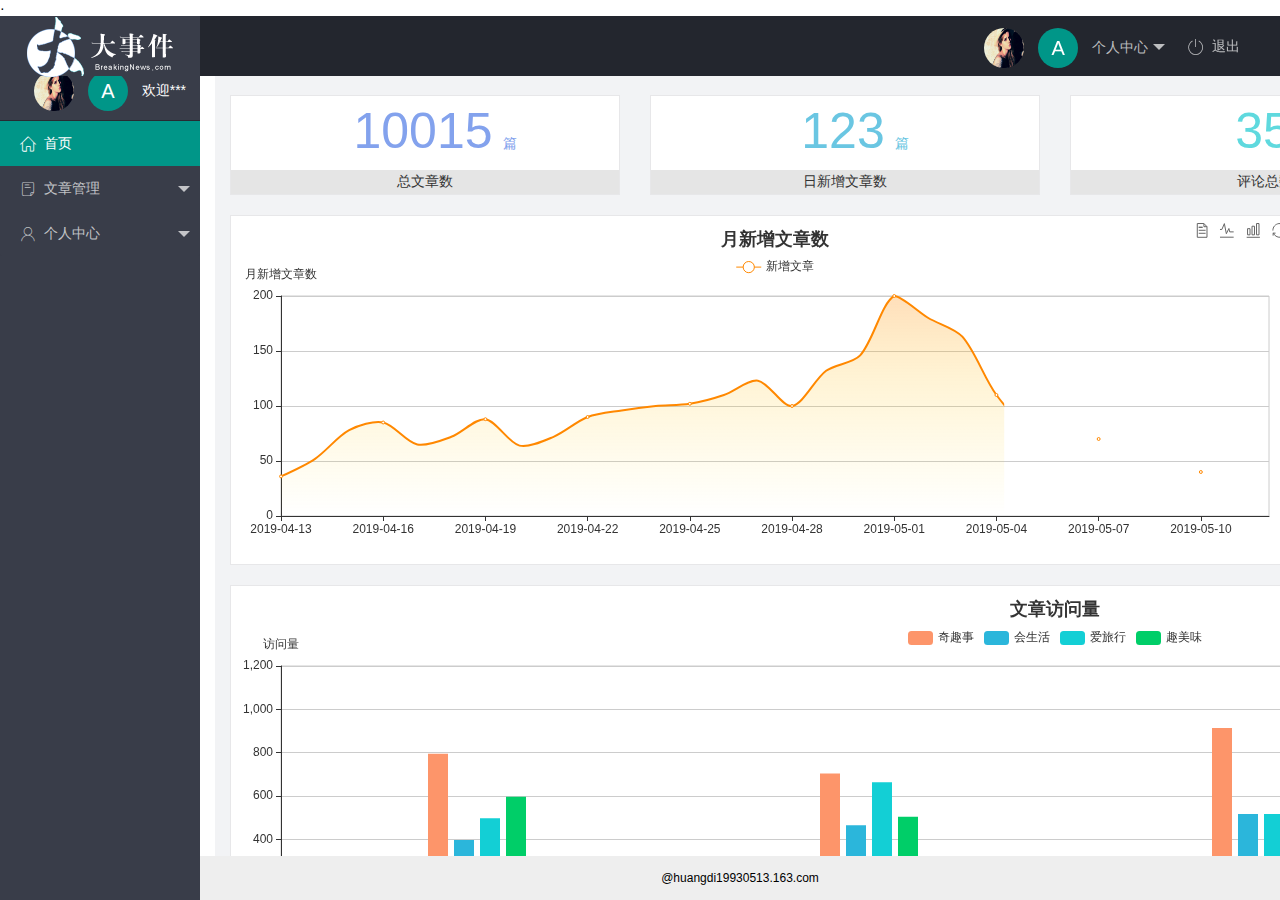
<file: index.html>
<!DOCTYPE html>
<html lang="en">

<head>
    <meta charset="UTF-8">
    <meta http-equiv="X-UA-Compatible" content="IE=edge">
    <meta name="viewport" content="width=device-width, initial-scale=1.0">
    <title>Document</title>·
    <link rel="stylesheet" href="./assets/lib/layui/css/layui.css">
    <link rel="stylesheet" href="./assets/css/index.css">
    <link rel="stylesheet" href="./assets/fonts/iconfont.css">
</head>

<body>
    <div class="layui-layout layui-layout-admin">
        <div class="layui-header">
            <div class="layui-logo layui-hide-xs layui-bg-black">
                <img src="./assets/images/logo.png" alt="">
            </div>
            <!-- 头部区域（可配合layui 已有的水平导航） -->

            <ul class="layui-nav layui-layout-right">
                <li class="layui-nav-item layui-hide layui-show-md-inline-block">
                    <a href="javascript:;" class="userinfo">
                        <img src="./assets/images/sample2.jpg" class="layui-nav-img">
                        <span class="text-avatar">A</span>
                        个人中心
                    </a>
                    <dl class="layui-nav-child">
                        <dd><a href="./user/user_info.html" target="fm">基本资料</a></dd>
                        <dd><a href="./user/user_avatar.html" target="fm">更换头像</a></dd>
                        <dd><a href="./user/user.pwd.html" target="fm">重置密码</a></dd>
                    </dl>
                </li>
                <li class="layui-nav-item" lay-header-event="menuRight" lay-unselect>
                    <a href="javascript:;" id="btn_loginout">
                        <span class="iconfont icon-tuichu"></span>退出
                    </a>
                </li>
            </ul>
        </div>

        <div class="layui-side layui-bg-black">
            <div class="layui-side-scroll">
                <div class="userinfo">
                    <img src="./assets/images/sample2.jpg" class="layui-nav-img">
                    <span class="text-avatar">A</span>
                    <span id="welcome">欢迎***</span>
                </div>
                <!-- 左侧导航区域（可配合layui已有的垂直导航） -->
                <ul class="layui-nav layui-nav-tree" lay-shrink="all">
                    <li class="layui-nav-item layui-this">
                        <a href="./home/dashboard.html" target="fm">
                            <span class="iconfont icon-home"></span>首页</a>
                    </li>
                    <li class="layui-nav-item">
                        <a class="" href="javascript:;">
                            <span class="iconfont icon-16"></span>文章管理</a>
                        <dl class="layui-nav-child">
                            <dd><a href="./article/art_cate.html" target="fm">
                                    <i class="layui-icon layui-icon-face-smile"></i> 文章类别</a></dd>
                            <dd>
                                <a href="./article/art_list.html" target="fm"><i class="layui-icon layui-icon-face-smile"></i> 文章列表</a>
                            </dd>
                            <dd><a href="./article/art_pub.html" target="fm"><i class="layui-icon layui-icon-face-smile"></i> 发表文章</a></dd>

                        </dl>
                    </li>
                    <li class="layui-nav-item">
                        <a href="javascript:;">
                            <span class="iconfont icon-user"></span>个人中心</a>
                        <dl class="layui-nav-child">
                            <dd><a href="./user/user_info.html" target="fm">
                                    <i class="layui-icon layui-icon-edit"></i> 基本资料</a></dd>
                            <dd><a href="./user/user_avatar.html" target="fm">
                                    <i class="layui-icon layui-icon-friends"></i> 更换头像</a></dd>
                            <dd><a href="./user/user.pwd.html" target="fm">
                                    <i class="layui-icon layui-icon-password"></i> 重置密码</a></dd>
                        </dl>
                    </li>


                </ul>
            </div>
        </div>

        <div class="layui-body">
            <!-- 内容主体区域 -->
            <div style="padding: 15px;">
                <iframe src="./home/dashboard.html" frameborder="0" name="fm"></iframe>
            </div>
        </div>

        <div class="layui-footer">
            <!-- 底部固定区域 -->
            @huangdi19930513.163.com
        </div>
    </div>
    <!-- 导入layui的js文件 -->
    <script src="./assets/lib/layui/layui.all.js"></script>
    <!-- 导入jquery -->
    <script src="./assets/lib/jquery.js"></script>
    <script src="./assets/js/baseAPI.js"></script>
    <!-- 导入自己的js文件 -->
    <script src="./assets/js/index.js"></script>
</body>

</html>
</file>
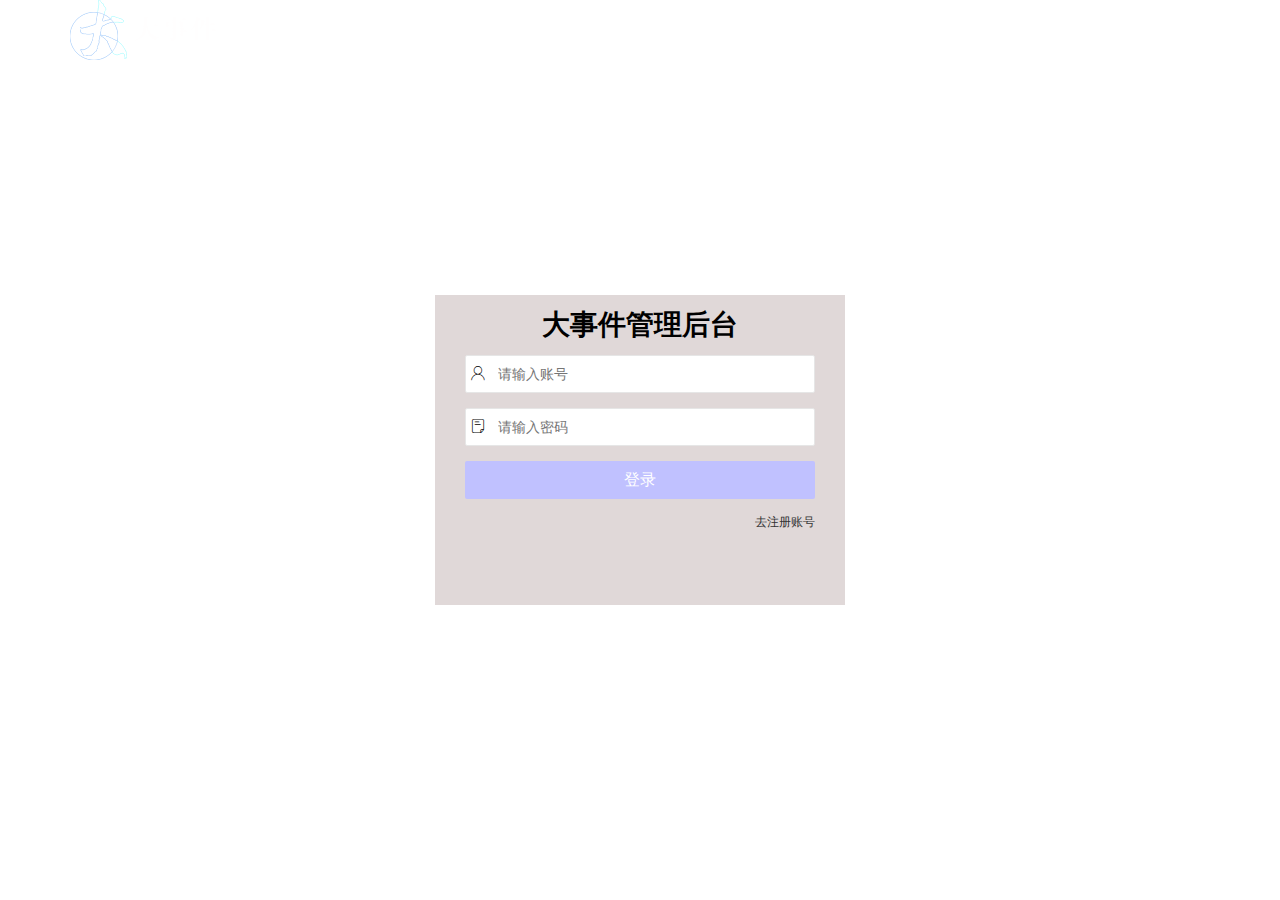
<file: login.html>
<!DOCTYPE html>
<html lang="en">

<head>
    <meta charset="UTF-8">
    <meta http-equiv="X-UA-Compatible" content="IE=edge">
    <meta name="viewport" content="width=device-width, initial-scale=1.0">
    <title>登录页面</title>
    <link rel="stylesheet" href="./assets/lib/layui/css/layui.css">
    <link rel="stylesheet" href="./assets/css/login.css">
    <link rel="stylesheet" href="./assets/fonts/iconfont.css">
</head>

<body>
    <!-- logo头部 -->
    <div class="main">
        <img src="./assets/images/logo.png" alt="">
    </div>

    <!-- 登录注册页面 -->
    <div class="loginAndreg">
        <div>
            <h1 class="text_box">大事件管理后台</h1>
        </div>
        <!-- 登录的div -->
        <div class="login_box">
            <form class="layui-form" id="form_login">
                <!-- 账号 -->
                <div class="layui-form-item">
                    
                    <span class="iconfont icon-user"></span>
                    <input type="text" name="username" lay-verify="required" autocomplete="off" placeholder="请输入账号"
                        class="layui-input">
                </div>
                <!-- 密码 -->
                <div class="layui-form-item">
                    <span class="iconfont icon-16"></span>
                    <input type="password" name="password" lay-verify="required|pwd" autocomplete="off" placeholder="请输入密码"
                        class="layui-input">
                </div>
                <!-- 登录按钮 -->
                <div class="layui-form-item">
                    <button type="submit" class="layui-btn layui-btn-fluid" lay-submit="" lay-filter="demo1">登录</button>
                </div>

                <div class="layui-form-item links">
                    <a href="#" id="link_reg">去注册账号</a>
                </div>
            </form>
            
        </div>
        <!-- 注册的div -->
        <div class="reg_box">
            <form class="layui-form" id="form_reg">
                <!-- 账号 -->
                <div class="layui-form-item">
                    <span class="iconfont icon-user"></span>
                    <input type="text" name="username" lay-verify="required" autocomplete="off" placeholder="请输入账号"
                        class="layui-input">
                </div>
                <!-- 密码 -->
                <div class="layui-form-item">
                    <span class="iconfont icon-16"></span>
                    <input type="password" name="password" id="password" lay-verify="required|pwd" autocomplete="off" placeholder="请输入密码"
                        class="layui-input">
                        
                </div>
                <!-- 再次输入密码 -->
                <div class="layui-form-item">
                    <span class="iconfont icon-16"></span>
                    <input type="password" name="repassword" lay-verify="required|pwd|repwd" autocomplete="off" placeholder="再次输入密码"
                        class="layui-input">
                </div>
                <!-- 登录按钮 -->
                <div class="layui-form-item">
                    <button type="submit" class="layui-btn layui-btn-fluid" lay-submit="" lay-filter="demo1">注册账号</button>
                </div>

                <div class="layui-form-item links">
                    <a href="#" id="link_login">去登录</a>
                </div>
            </form>
            
        </div>
    </div>
    <script src="./assets/lib/layui/layui.all.js"></script>
    <script src="./assets/lib/jquery.js"></script>
    <!-- 自己封装的baseAPI.js -->
     <script src="./assets/js/baseAPI.js"></script>
    <script src="./assets/js/login.js"></script>
</body>

</html>
</file>
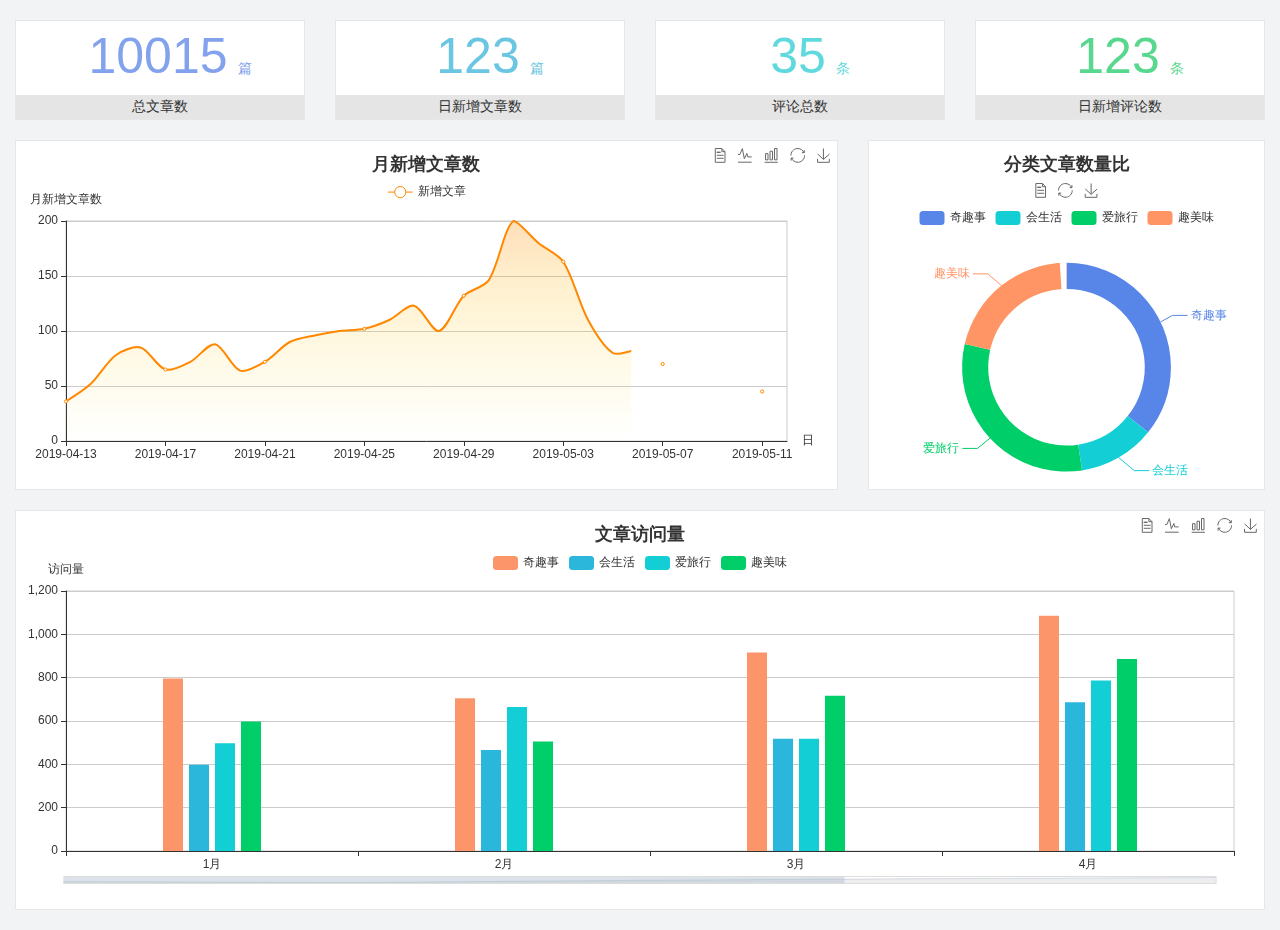
<file: home/dashboard.html>
<!DOCTYPE html>
<html lang="en">

<head>
  <meta charset="UTF-8">
  <meta name="viewport" content="width=device-width, initial-scale=1.0">
  <meta http-equiv="X-UA-Compatible" content="ie=edge">
  <title>图表统计</title>
  <link rel="stylesheet" href="../assets/lib/bootstrap.css" />
  <link rel="stylesheet" href="../assets/lib/main.css" />
  <script src="../assets/lib/jquery.js"></script>
  <script type="text/javascript" src="../assets/lib/echarts.min.js"></script>
</head>

<body>
  <div class="container-fluid">
    <div class="row spannel_list">
      <div class="col-sm-3 col-xs-6">
        <div class="spannel">
          <em>10015</em><span>篇</span>
          <b>总文章数</b>
        </div>
      </div>
      <div class="col-sm-3 col-xs-6">
        <div class="spannel scolor01">
          <em>123</em><span>篇</span>
          <b>日新增文章数</b>
        </div>
      </div>
      <div class="col-sm-3 col-xs-6">
        <div class="spannel scolor02">
          <em>35</em><span>条</span>
          <b>评论总数</b>
        </div>
      </div>
      <div class="col-sm-3 col-xs-6">
        <div class="spannel scolor03">
          <em>123</em><span>条</span>
          <b>日新增评论数</b>
        </div>
      </div>
    </div>
  </div>

  <div class="container-fluid">
    <div class="row curve-pie">
      <div class="col-lg-8 col-md-8">
        <div class="gragh_pannel" id="curve_show"></div>
      </div>
      <div class="col-lg-4 col-md-4">
        <div class="gragh_pannel" id="pie_show"></div>
      </div>
    </div>
  </div>

  <div class="container-fluid">
    <div class="column_pannel" id="column_show"></div>
  </div>

  <script>
    var oChart = echarts.init(document.getElementById('curve_show'));
    var aList_all = [
      { 'count': 36, 'date': '2019-04-13' },
      { 'count': 52, 'date': '2019-04-14' },
      { 'count': 78, 'date': '2019-04-15' },
      { 'count': 85, 'date': '2019-04-16' },
      { 'count': 65, 'date': '2019-04-17' },
      { 'count': 72, 'date': '2019-04-18' },
      { 'count': 88, 'date': '2019-04-19' },
      { 'count': 64, 'date': '2019-04-20' },
      { 'count': 72, 'date': '2019-04-21' },
      { 'count': 90, 'date': '2019-04-22' },
      { 'count': 96, 'date': '2019-04-23' },
      { 'count': 100, 'date': '2019-04-24' },
      { 'count': 102, 'date': '2019-04-25' },
      { 'count': 110, 'date': '2019-04-26' },
      { 'count': 123, 'date': '2019-04-27' },
      { 'count': 100, 'date': '2019-04-28' },
      { 'count': 132, 'date': '2019-04-29' },
      { 'count': 146, 'date': '2019-04-30' },
      { 'count': 200, 'date': '2019-05-01' },
      { 'count': 180, 'date': '2019-05-02' },
      { 'count': 163, 'date': '2019-05-03' },
      { 'count': 110, 'date': '2019-05-04' },
      { 'count': 80, 'date': '2019-05-05' },
      { 'count': 82, 'date': '2019-05-06' },
      { 'count': 70, 'date': '2019-05-07' },
      { 'count': 65, 'date': '2019-05-08' },
      { 'count': 54, 'date': '2019-05-09' },
      { 'count': 40, 'date': '2019-05-10' },
      { 'count': 45, 'date': '2019-05-11' },
      { 'count': 38, 'date': '2019-05-12' },
    ];

    let aCount = [];
    let aDate = [];

    for (var i = 0; i < aList_all.length; i++) {
      aCount.push(aList_all[i].count);
      aDate.push(aList_all[i].date);
    }

    var chartopt = {
      title: {
        text: '月新增文章数',
        left: 'center',
        top: '10'
      },
      tooltip: {
        trigger: 'axis'
      },
      legend: {
        data: ['新增文章'],
        top: '40'
      },
      toolbox: {
        show: true,
        feature: {
          mark: { show: true },
          dataView: { show: true, readOnly: false },
          magicType: { show: true, type: ['line', 'bar'] },
          restore: { show: true },
          saveAsImage: { show: true }
        }
      },
      calculable: true,
      xAxis: [
        {
          name: '日',
          type: 'category',
          boundaryGap: false,
          data: aDate
        }
      ],
      yAxis: [
        {
          name: '月新增文章数',
          type: 'value'
        }
      ],
      series: [
        {
          name: '新增文章',
          type: 'line',
          smooth: true,
          itemStyle: { normal: { areaStyle: { type: 'default' }, color: '#f80' }, lineStyle: { color: '#f80' } },
          data: aCount
        }],
      areaStyle: {
        normal: {
          color: new echarts.graphic.LinearGradient(0, 0, 0, 1, [{
            offset: 0,
            color: 'rgba(255,136,0,0.39)'
          }, {
            offset: .34,
            color: 'rgba(255,180,0,0.25)'
          }, {
            offset: 1,
            color: 'rgba(255,222,0,0.00)'
          }])

        }
      },
      grid: {
        show: true,
        x: 50,
        x2: 50,
        y: 80,
        height: 220
      }
    };

    oChart.setOption(chartopt);


    var oPie = echarts.init(document.getElementById('pie_show'));
    var oPieopt =
    {
      title: {
        top: 10,
        text: '分类文章数量比',
        x: 'center'
      },
      tooltip: {
        trigger: 'item',
        formatter: "{a} <br/>{b} : {c} ({d}%)"
      },
      color: ['#5885e8', '#13cfd5', '#00ce68', '#ff9565'],
      legend: {
        x: 'center',
        top: 65,
        data: ['奇趣事', '会生活', '爱旅行', '趣美味']
      },
      toolbox: {
        show: true,
        x: 'center',
        top: 35,
        feature: {
          mark: { show: true },
          dataView: { show: true, readOnly: false },
          magicType: {
            show: true,
            type: ['pie', 'funnel'],
            option: {
              funnel: {
                x: '25%',
                width: '50%',
                funnelAlign: 'left',
                max: 1548
              }
            }
          },
          restore: { show: true },
          saveAsImage: { show: true }
        }
      },
      calculable: true,
      series: [
        {
          name: '访问来源',
          type: 'pie',
          radius: ['45%', '60%'],
          center: ['50%', '65%'],
          data: [
            { value: 300, name: '奇趣事' },
            { value: 100, name: '会生活' },
            { value: 260, name: '爱旅行' },
            { value: 180, name: '趣美味' }
          ]
        }
      ]
    };
    oPie.setOption(oPieopt);



    var oColumn = this.echarts.init(document.getElementById('column_show'));
    var oColumnopt =
    {
      title: {
        text: '文章访问量',
        left: 'center',
        top: '10'
      },
      tooltip: {
        trigger: 'axis'
      },
      legend: {
        data: ['奇趣事', '会生活', '爱旅行', '趣美味'],
        top: '40'
      },
      toolbox: {
        show: true,
        feature: {
          mark: { show: true },
          dataView: { show: true, readOnly: false },
          magicType: { show: true, type: ['line', 'bar'] },
          restore: { show: true },
          saveAsImage: { show: true }
        }
      },
      calculable: true,
      xAxis: [
        {
          type: 'category',
          data: ['1月', '2月', '3月', '4月', '5月']
        }
      ],
      yAxis: [
        {
          name: '访问量',
          type: 'value'
        }
      ],
      series: [
        {
          name: '奇趣事',
          type: 'bar',
          barWidth: 20,
          itemStyle: {
            normal: { areaStyle: { type: 'default' }, color: '#fd956a' }
          },
          data: [800, 708, 920, 1090, 1200]
        },
        {
          name: '会生活',
          type: 'bar',
          barWidth: 20,
          itemStyle: {
            normal: { areaStyle: { type: 'default' }, color: '#2bb6db' }
          },
          data: [400, 468, 520, 690, 800]
        },
        {
          name: '爱旅行',
          type: 'bar',
          barWidth: 20,
          itemStyle: {
            normal: { areaStyle: { type: 'default' }, color: '#13cfd5' }
          },
          data: [500, 668, 520, 790, 900]
        },
        {
          name: '趣美味',
          type: 'bar',
          barWidth: 20,
          itemStyle: {
            normal: { areaStyle: { type: 'default' }, color: '#00ce68' }
          },
          data: [600, 508, 720, 890, 1000]
        }
      ],
      grid: {
        show: true,
        x: 50,
        x2: 30,
        y: 80,
        height: 260
      },
      dataZoom: [//给x轴设置滚动条
        {
          start: 0,//默认为0
          end: 100 - 1000 / 31,//默认为100
          type: 'slider',
          show: true,
          xAxisIndex: [0],
          handleSize: 0,//滑动条的 左右2个滑动条的大小
          height: 8,//组件高度
          left: 45, //左边的距离
          right: 50,//右边的距离
          bottom: 26,//右边的距离
          handleColor: '#ddd',//h滑动图标的颜色
          handleStyle: {
            borderColor: "#cacaca",
            borderWidth: "1",
            shadowBlur: 2,
            background: "#ddd",
            shadowColor: "#ddd",
          }
        }]
    };
    oColumn.setOption(oColumnopt);
  </script>
</body>

</html>
</file>
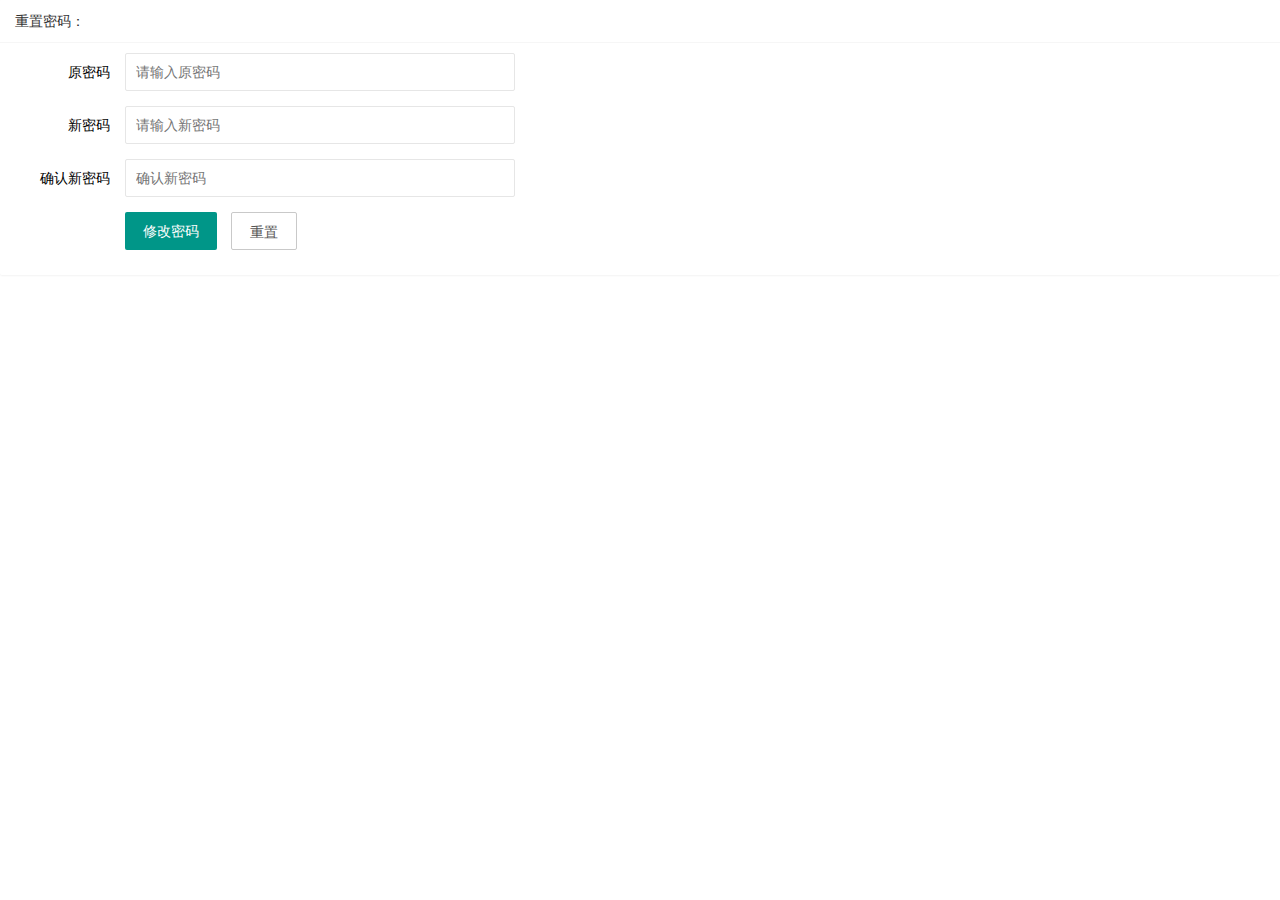
<file: user/user.pwd.html>
<!DOCTYPE html>
<html lang="en">
<head>
    <meta charset="UTF-8">
    <meta http-equiv="X-UA-Compatible" content="IE=edge">
    <meta name="viewport" content="width=device-width, initial-scale=1.0">
    <title>Document</title>
    <link rel="stylesheet" href="../assets/lib/layui/css/layui.css">
    <link rel="stylesheet" href="../assets/css/user/user_pwd.css">
    
</head>
<body>
    <div class="layui-card">
        <div class="layui-card-header">重置密码：</div>
        <div class="layui-card-body">
            <!-- 表单元素 -->
            <form class="layui-form" action="">
                <div class="layui-form-item">
                  <label class="layui-form-label">原密码</label>
                  <div class="layui-input-block">
                    <input type="password" name="oldPwd" required  lay-verify="required|pwd" placeholder="请输入原密码" autocomplete="off" class="layui-input"id="same">
                  </div>
                </div>

                <div class="layui-form-item">
                    <label class="layui-form-label">新密码</label>
                    <div class="layui-input-block">
                      <input type="password" name="newPwd" required  lay-verify="required|pwd|samePwd" placeholder="请输入新密码" autocomplete="off" class="layui-input" >
                    </div>
                  </div>

                  <div class="layui-form-item">
                    <label class="layui-form-label">确认新密码</label>
                    <div class="layui-input-block">
                      <input type="password" name="rePwd" required  lay-verify="required|pwd|rePwd" placeholder="确认新密码" autocomplete="off" class="layui-input">
                    </div>
                  </div>

                  <div class="layui-form-item">
                    <div class="layui-input-block">
                      <button class="layui-btn" lay-submit lay-filter="formDemo">修改密码</button>
                      <button type="reset" class="layui-btn layui-btn-primary">重置</button>
                    </div>
                  </div>
                </form>
        </div>
      </div>

      <script src="../assets/lib/layui/layui.all.js"></script>
      <script src="../assets/lib/jquery.js"></script>
      <script src="../assets/js/baseAPI.js"></script>
      <script src="../assets/js/user/user_pwd.js"></script>
</body>
</html>
</file>
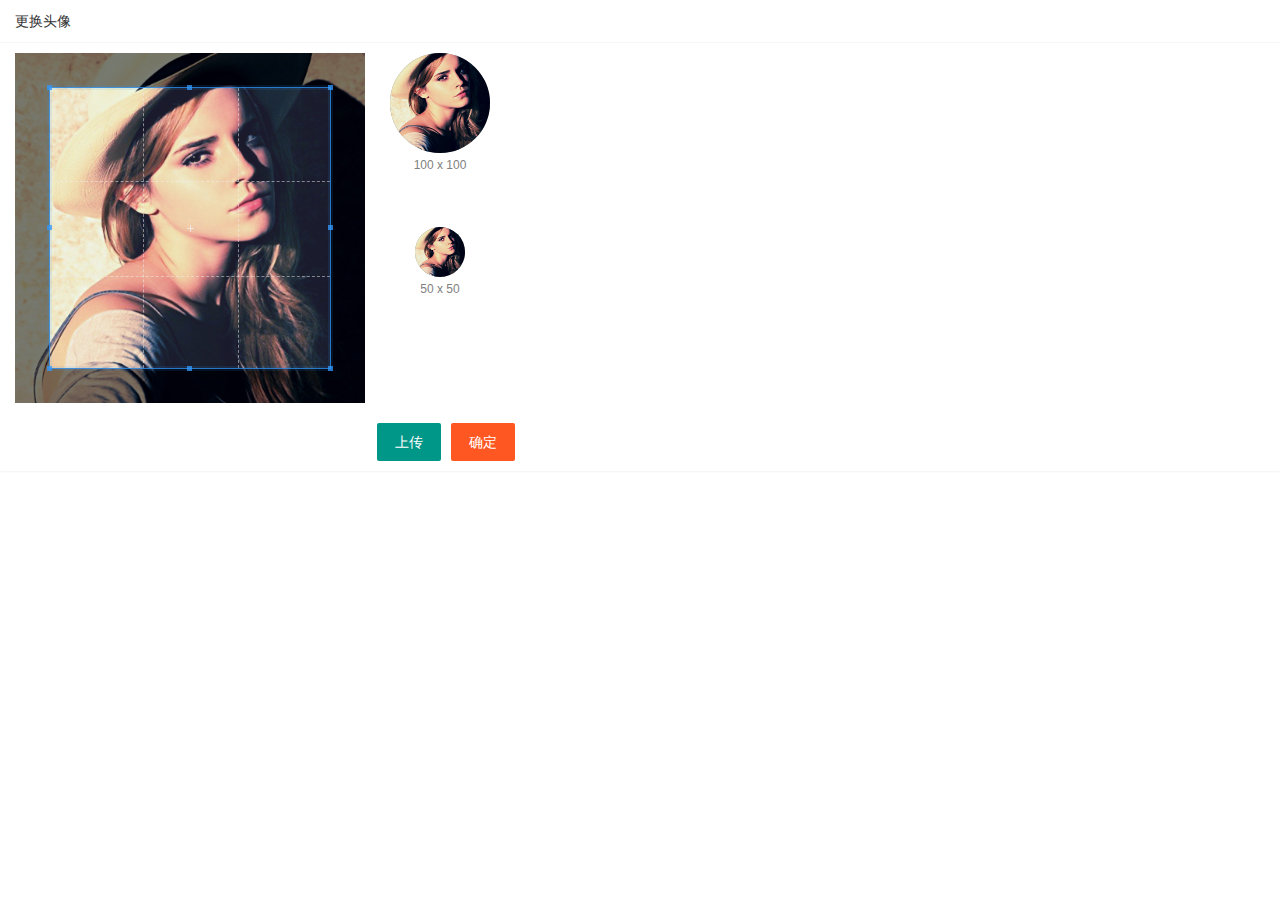
<file: user/user_avatar.html>
<!DOCTYPE html>
<html lang="en">
<head>
    <meta charset="UTF-8">
    <meta http-equiv="X-UA-Compatible" content="IE=edge">
    <meta name="viewport" content="width=device-width, initial-scale=1.0">
    <title>Document</title>
    <link rel="stylesheet" href="../assets/lib/layui/css/layui.css">
    <link rel="stylesheet" href="../assets/lib/cropper/cropper.css">
    <link rel="stylesheet" href="../assets/css/user/user_avatar.css">
</head>
<body>
    <!-- 卡片区域 -->
    <div class="layui-card">
        <div class="layui-card-header">更换头像</div>
        <div class="layui-card-body">
          <!-- 第一行的图片裁剪和预览区域 -->
  <div class="row1">
    <!-- 图片裁剪区域 -->
    <div class="cropper-box">
      <!-- 这个 img 标签很重要，将来会把它初始化为裁剪区域 -->
      <img id="image" src="../assets/images/sample.jpg" />
    </div>
    <!-- 图片的预览区域 -->
    <div class="preview-box">
      <div>
        <!-- 宽高为 100px 的预览区域 -->
        <div class="img-preview w100"></div>
        <p class="size">100 x 100</p>
      </div>
      <div>
        <!-- 宽高为 50px 的预览区域 -->
        <div class="img-preview w50"></div>
        <p class="size">50 x 50</p>
      </div>
    </div>
  </div>

  <!-- 第二行的按钮区域 -->
  <div class="row2">
      <!-- 通过accept可以指定用户选择什么类型的文件 -->
      <input type="file" id="file" accept="image/png, image/jpeg">
    <button type="button" class="layui-btn" id="btn_">上传</button>
    <button type="button" class="layui-btn layui-btn-danger" id="btn_uplode">确定</button>
  </div>
        </div>
      </div>
      <script src="../assets/lib/layui/layui.all.js"></script>
      <script src="../assets/lib/jquery.js"></script>
      <script src="../assets/lib/cropper/Cropper.js"></script>
      <script src="../assets/lib/cropper/jquery-cropper.js"></script>
      <script src="../assets/js/baseAPI.js"></script>
      <script src="../assets/js/user/user_avatar.js"></script>
</body>
</html>
</file>
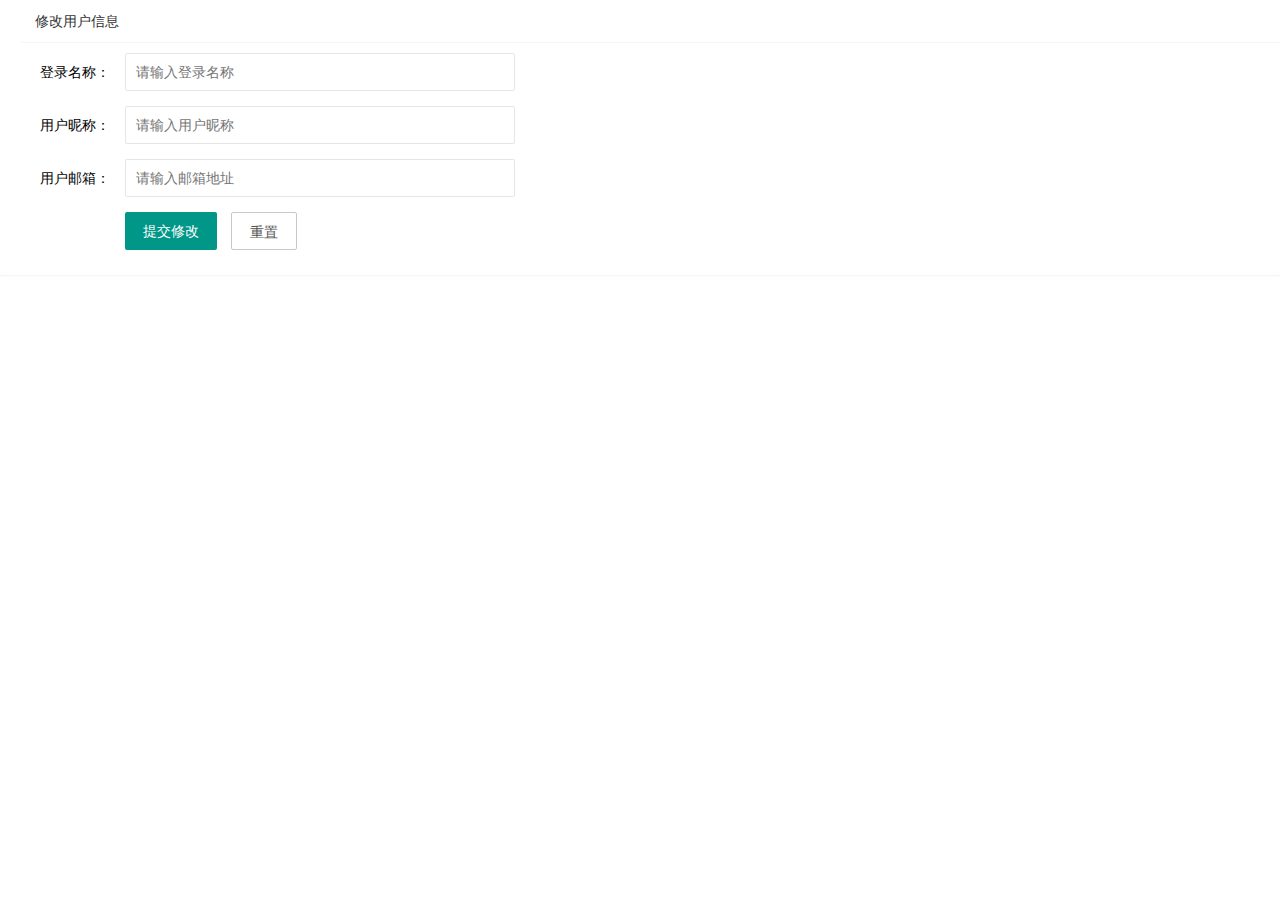
<file: user/user_info.html>
<!DOCTYPE html>
<html lang="en">
<head>
    <meta charset="UTF-8">
    <meta http-equiv="X-UA-Compatible" content="IE=edge">
    <meta name="viewport" content="width=device-width, initial-scale=1.0">
    <title>Document</title>
    <link rel="stylesheet" href="../assets/css/user/user_infor.css">
    <link rel="stylesheet" href="../assets/lib/layui/css/layui.css">
</head>
<body>
    <div class="layui-card">
        <div class="layui-card-header">修改用户信息</div>
        <div class="layui-card-body">
          <!-- form表单 -->
          <form class="layui-form" lay-filter="formUserInfo">
              <!-- 隐藏域 -->
            <input type="hidden" name="id" value="">
            <div class="layui-form-item">
              <label class="layui-form-label">登录名称：</label>
              <div class="layui-input-block">
                <input type="text" name="username" required  lay-verify="required" placeholder="请输入登录名称" autocomplete="off" class="layui-input" readonly>
              </div>
            </div>

            <div class="layui-form-item">
                <label class="layui-form-label">用户昵称：</label>
                <div class="layui-input-block">
                  <input type="text" name="nickname" required  lay-verify="required|nickname" placeholder="请输入用户昵称" autocomplete="off" class="layui-input">
                </div>
              </div>

              <div class="layui-form-item">
                <label class="layui-form-label">用户邮箱：</label>
                <div class="layui-input-block">
                  <input type="text" name="email" required  lay-verify="required" placeholder="请输入邮箱地址" autocomplete="off" class="layui-input">
                </div>
              </div>

              <div class="layui-form-item">
                <div class="layui-input-block">
                  <button class="layui-btn" lay-submit lay-filter="formDemo">提交修改</button>
                  <button type="reset" class="layui-btn layui-btn-primary" id="btn">重置</button>
                </div>
              </div>
            </form>
        </div>
      </div>

      <!-- 导入layui的js -->
      <script src="../assets/lib/layui/layui.all.js"></script>
      <script src="../assets/lib/jquery.js"></script>
      <script src="../assets/js/baseAPI.js"></script>
      <script src="../assets/js/user/user_infor.js"></script>
</body>
</html>
</file>
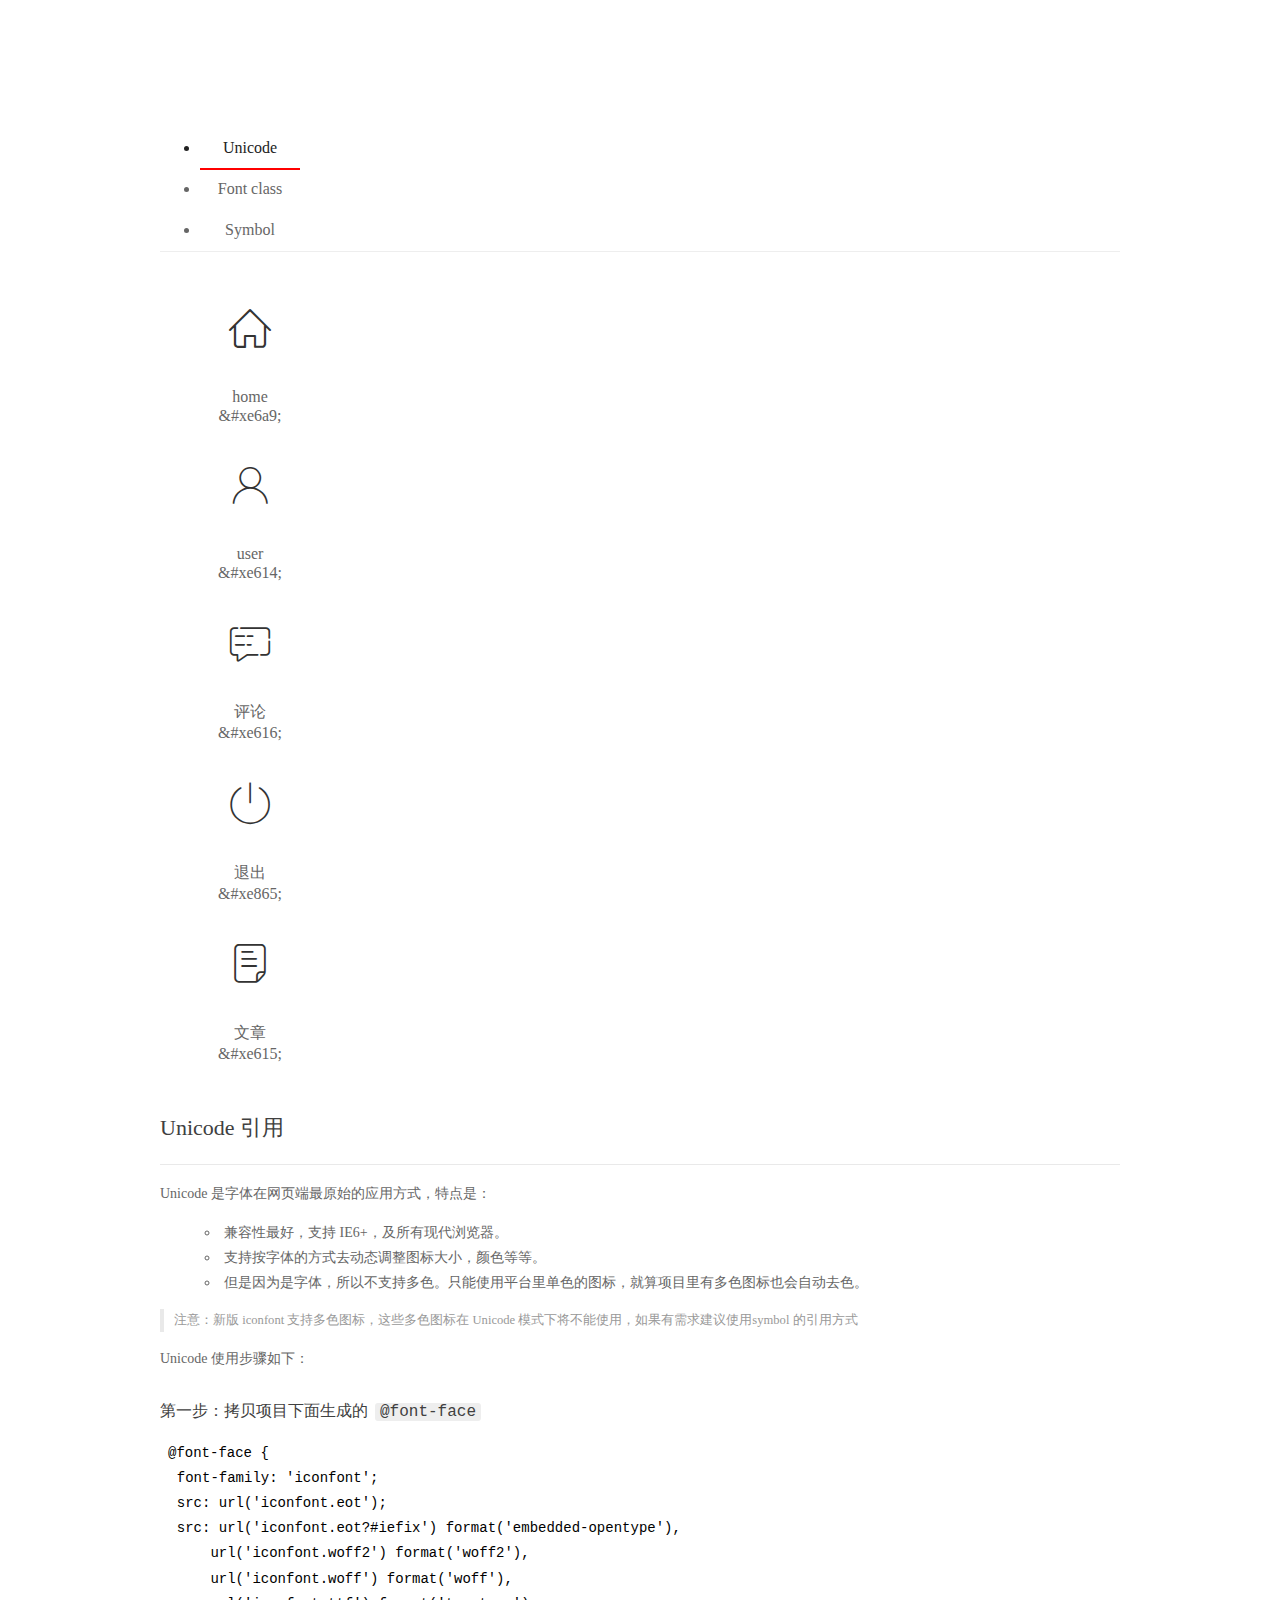
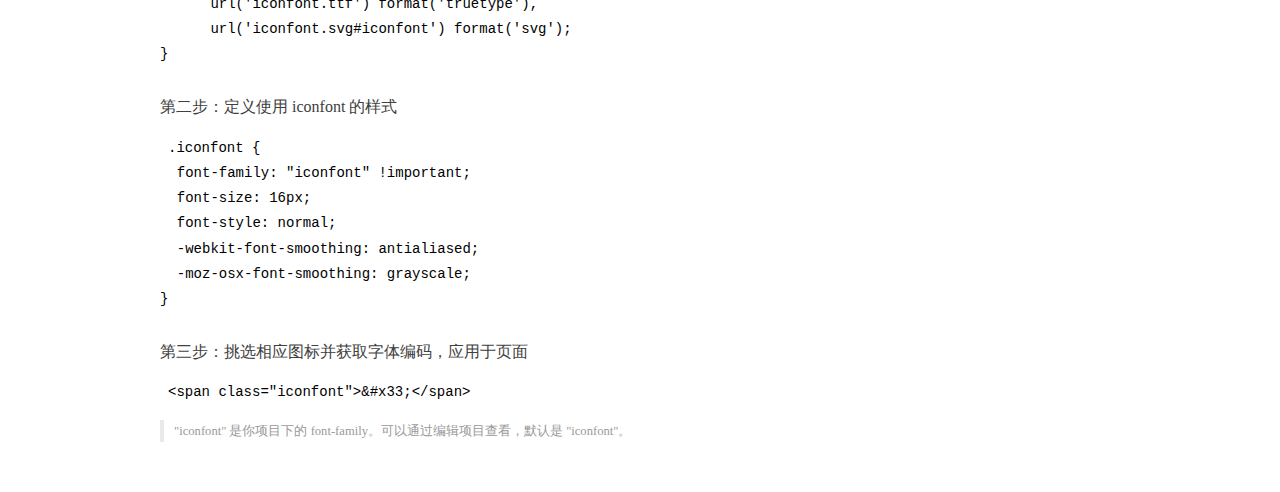
<file: assets/fonts/demo_index.html>
<!DOCTYPE html>
<html>
<head>
  <meta charset="utf-8"/>
  <title>IconFont Demo</title>
  <link rel="shortcut icon" href="https://gtms04.alicdn.com/tps/i4/TB1_oz6GVXXXXaFXpXXJDFnIXXX-64-64.ico" type="image/x-icon"/>
  <link rel="stylesheet" href="https://g.alicdn.com/thx/cube/1.3.2/cube.min.css">
  <link rel="stylesheet" href="demo.css">
  <link rel="stylesheet" href="iconfont.css">
  <script src="iconfont.js"></script>
  <!-- jQuery -->
  <script src="https://a1.alicdn.com/oss/uploads/2018/12/26/7bfddb60-08e8-11e9-9b04-53e73bb6408b.js"></script>
  <!-- 代码高亮 -->
  <script src="https://a1.alicdn.com/oss/uploads/2018/12/26/a3f714d0-08e6-11e9-8a15-ebf944d7534c.js"></script>
</head>
<body>
  <div class="main">
    <h1 class="logo"><a href="https://www.iconfont.cn/" title="iconfont 首页" target="_blank">&#xe86b;</a></h1>
    <div class="nav-tabs">
      <ul id="tabs" class="dib-box">
        <li class="dib active"><span>Unicode</span></li>
        <li class="dib"><span>Font class</span></li>
        <li class="dib"><span>Symbol</span></li>
      </ul>
      
    </div>
    <div class="tab-container">
      <div class="content unicode" style="display: block;">
          <ul class="icon_lists dib-box">
          
            <li class="dib">
              <span class="icon iconfont">&#xe6a9;</span>
                <div class="name">home</div>
                <div class="code-name">&amp;#xe6a9;</div>
              </li>
          
            <li class="dib">
              <span class="icon iconfont">&#xe614;</span>
                <div class="name">user</div>
                <div class="code-name">&amp;#xe614;</div>
              </li>
          
            <li class="dib">
              <span class="icon iconfont">&#xe616;</span>
                <div class="name">评论</div>
                <div class="code-name">&amp;#xe616;</div>
              </li>
          
            <li class="dib">
              <span class="icon iconfont">&#xe865;</span>
                <div class="name">退出</div>
                <div class="code-name">&amp;#xe865;</div>
              </li>
          
            <li class="dib">
              <span class="icon iconfont">&#xe615;</span>
                <div class="name">文章</div>
                <div class="code-name">&amp;#xe615;</div>
              </li>
          
          </ul>
          <div class="article markdown">
          <h2 id="unicode-">Unicode 引用</h2>
          <hr>

          <p>Unicode 是字体在网页端最原始的应用方式，特点是：</p>
          <ul>
            <li>兼容性最好，支持 IE6+，及所有现代浏览器。</li>
            <li>支持按字体的方式去动态调整图标大小，颜色等等。</li>
            <li>但是因为是字体，所以不支持多色。只能使用平台里单色的图标，就算项目里有多色图标也会自动去色。</li>
          </ul>
          <blockquote>
            <p>注意：新版 iconfont 支持多色图标，这些多色图标在 Unicode 模式下将不能使用，如果有需求建议使用symbol 的引用方式</p>
          </blockquote>
          <p>Unicode 使用步骤如下：</p>
          <h3 id="-font-face">第一步：拷贝项目下面生成的 <code>@font-face</code></h3>
<pre><code class="language-css"
>@font-face {
  font-family: 'iconfont';
  src: url('iconfont.eot');
  src: url('iconfont.eot?#iefix') format('embedded-opentype'),
      url('iconfont.woff2') format('woff2'),
      url('iconfont.woff') format('woff'),
      url('iconfont.ttf') format('truetype'),
      url('iconfont.svg#iconfont') format('svg');
}
</code></pre>
          <h3 id="-iconfont-">第二步：定义使用 iconfont 的样式</h3>
<pre><code class="language-css"
>.iconfont {
  font-family: "iconfont" !important;
  font-size: 16px;
  font-style: normal;
  -webkit-font-smoothing: antialiased;
  -moz-osx-font-smoothing: grayscale;
}
</code></pre>
          <h3 id="-">第三步：挑选相应图标并获取字体编码，应用于页面</h3>
<pre>
<code class="language-html"
>&lt;span class="iconfont"&gt;&amp;#x33;&lt;/span&gt;
</code></pre>
          <blockquote>
            <p>"iconfont" 是你项目下的 font-family。可以通过编辑项目查看，默认是 "iconfont"。</p>
          </blockquote>
          </div>
      </div>
      <div class="content font-class">
        <ul class="icon_lists dib-box">
          
          <li class="dib">
            <span class="icon iconfont icon-home"></span>
            <div class="name">
              home
            </div>
            <div class="code-name">.icon-home
            </div>
          </li>
          
          <li class="dib">
            <span class="icon iconfont icon-user"></span>
            <div class="name">
              user
            </div>
            <div class="code-name">.icon-user
            </div>
          </li>
          
          <li class="dib">
            <span class="icon iconfont icon-pinglun"></span>
            <div class="name">
              评论
            </div>
            <div class="code-name">.icon-pinglun
            </div>
          </li>
          
          <li class="dib">
            <span class="icon iconfont icon-tuichu"></span>
            <div class="name">
              退出
            </div>
            <div class="code-name">.icon-tuichu
            </div>
          </li>
          
          <li class="dib">
            <span class="icon iconfont icon-16"></span>
            <div class="name">
              文章
            </div>
            <div class="code-name">.icon-16
            </div>
          </li>
          
        </ul>
        <div class="article markdown">
        <h2 id="font-class-">font-class 引用</h2>
        <hr>

        <p>font-class 是 Unicode 使用方式的一种变种，主要是解决 Unicode 书写不直观，语意不明确的问题。</p>
        <p>与 Unicode 使用方式相比，具有如下特点：</p>
        <ul>
          <li>兼容性良好，支持 IE8+，及所有现代浏览器。</li>
          <li>相比于 Unicode 语意明确，书写更直观。可以很容易分辨这个 icon 是什么。</li>
          <li>因为使用 class 来定义图标，所以当要替换图标时，只需要修改 class 里面的 Unicode 引用。</li>
          <li>不过因为本质上还是使用的字体，所以多色图标还是不支持的。</li>
        </ul>
        <p>使用步骤如下：</p>
        <h3 id="-fontclass-">第一步：引入项目下面生成的 fontclass 代码：</h3>
<pre><code class="language-html">&lt;link rel="stylesheet" href="./iconfont.css"&gt;
</code></pre>
        <h3 id="-">第二步：挑选相应图标并获取类名，应用于页面：</h3>
<pre><code class="language-html">&lt;span class="iconfont icon-xxx"&gt;&lt;/span&gt;
</code></pre>
        <blockquote>
          <p>"
            iconfont" 是你项目下的 font-family。可以通过编辑项目查看，默认是 "iconfont"。</p>
        </blockquote>
      </div>
      </div>
      <div class="content symbol">
          <ul class="icon_lists dib-box">
          
            <li class="dib">
                <svg class="icon svg-icon" aria-hidden="true">
                  <use xlink:href="#icon-home"></use>
                </svg>
                <div class="name">home</div>
                <div class="code-name">#icon-home</div>
            </li>
          
            <li class="dib">
                <svg class="icon svg-icon" aria-hidden="true">
                  <use xlink:href="#icon-user"></use>
                </svg>
                <div class="name">user</div>
                <div class="code-name">#icon-user</div>
            </li>
          
            <li class="dib">
                <svg class="icon svg-icon" aria-hidden="true">
                  <use xlink:href="#icon-pinglun"></use>
                </svg>
                <div class="name">评论</div>
                <div class="code-name">#icon-pinglun</div>
            </li>
          
            <li class="dib">
                <svg class="icon svg-icon" aria-hidden="true">
                  <use xlink:href="#icon-tuichu"></use>
                </svg>
                <div class="name">退出</div>
                <div class="code-name">#icon-tuichu</div>
            </li>
          
            <li class="dib">
                <svg class="icon svg-icon" aria-hidden="true">
                  <use xlink:href="#icon-16"></use>
                </svg>
                <div class="name">文章</div>
                <div class="code-name">#icon-16</div>
            </li>
          
          </ul>
          <div class="article markdown">
          <h2 id="symbol-">Symbol 引用</h2>
          <hr>

          <p>这是一种全新的使用方式，应该说这才是未来的主流，也是平台目前推荐的用法。相关介绍可以参考这篇<a href="">文章</a>
            这种用法其实是做了一个 SVG 的集合，与另外两种相比具有如下特点：</p>
          <ul>
            <li>支持多色图标了，不再受单色限制。</li>
            <li>通过一些技巧，支持像字体那样，通过 <code>font-size</code>, <code>color</code> 来调整样式。</li>
            <li>兼容性较差，支持 IE9+，及现代浏览器。</li>
            <li>浏览器渲染 SVG 的性能一般，还不如 png。</li>
          </ul>
          <p>使用步骤如下：</p>
          <h3 id="-symbol-">第一步：引入项目下面生成的 symbol 代码：</h3>
<pre><code class="language-html">&lt;script src="./iconfont.js"&gt;&lt;/script&gt;
</code></pre>
          <h3 id="-css-">第二步：加入通用 CSS 代码（引入一次就行）：</h3>
<pre><code class="language-html">&lt;style&gt;
.icon {
  width: 1em;
  height: 1em;
  vertical-align: -0.15em;
  fill: currentColor;
  overflow: hidden;
}
&lt;/style&gt;
</code></pre>
          <h3 id="-">第三步：挑选相应图标并获取类名，应用于页面：</h3>
<pre><code class="language-html">&lt;svg class="icon" aria-hidden="true"&gt;
  &lt;use xlink:href="#icon-xxx"&gt;&lt;/use&gt;
&lt;/svg&gt;
</code></pre>
          </div>
      </div>

    </div>
  </div>
  <script>
  $(document).ready(function () {
      $('.tab-container .content:first').show()

      $('#tabs li').click(function (e) {
        var tabContent = $('.tab-container .content')
        var index = $(this).index()

        if ($(this).hasClass('active')) {
          return
        } else {
          $('#tabs li').removeClass('active')
          $(this).addClass('active')

          tabContent.hide().eq(index).fadeIn()
        }
      })
    })
  </script>
</body>
</html>
</file>
<file: assets/lib/layui/css/layui.css>
/** layui-v2.5.5 MIT License By https://www.layui.com */
 .layui-inline,img{display:inline-block;vertical-align:middle}h1,h2,h3,h4,h5,h6{font-weight:400}.layui-edge,.layui-header,.layui-inline,.layui-main{position:relative}.layui-body,.layui-edge,.layui-elip{overflow:hidden}.layui-btn,.layui-edge,.layui-inline,img{vertical-align:middle}.layui-btn,.layui-disabled,.layui-icon,.layui-unselect{-moz-user-select:none;-webkit-user-select:none;-ms-user-select:none}.layui-elip,.layui-form-checkbox span,.layui-form-pane .layui-form-label{text-overflow:ellipsis;white-space:nowrap}.layui-breadcrumb,.layui-tree-btnGroup{visibility:hidden}blockquote,body,button,dd,div,dl,dt,form,h1,h2,h3,h4,h5,h6,input,li,ol,p,pre,td,textarea,th,ul{margin:0;padding:0;-webkit-tap-highlight-color:rgba(0,0,0,0)}a:active,a:hover{outline:0}img{border:none}li{list-style:none}table{border-collapse:collapse;border-spacing:0}h4,h5,h6{font-size:100%}button,input,optgroup,option,select,textarea{font-family:inherit;font-size:inherit;font-style:inherit;font-weight:inherit;outline:0}pre{white-space:pre-wrap;white-space:-moz-pre-wrap;white-space:-pre-wrap;white-space:-o-pre-wrap;word-wrap:break-word}body{line-height:24px;font:14px Helvetica Neue,Helvetica,PingFang SC,Tahoma,Arial,sans-serif}hr{height:1px;margin:10px 0;border:0;clear:both}a{color:#333;text-decoration:none}a:hover{color:#777}a cite{font-style:normal;*cursor:pointer}.layui-border-box,.layui-border-box *{box-sizing:border-box}.layui-box,.layui-box *{box-sizing:content-box}.layui-clear{clear:both;*zoom:1}.layui-clear:after{content:'\20';clear:both;*zoom:1;display:block;height:0}.layui-inline{*display:inline;*zoom:1}.layui-edge{display:inline-block;width:0;height:0;border-width:6px;border-style:dashed;border-color:transparent}.layui-edge-top{top:-4px;border-bottom-color:#999;border-bottom-style:solid}.layui-edge-right{border-left-color:#999;border-left-style:solid}.layui-edge-bottom{top:2px;border-top-color:#999;border-top-style:solid}.layui-edge-left{border-right-color:#999;border-right-style:solid}.layui-disabled,.layui-disabled:hover{color:#d2d2d2!important;cursor:not-allowed!important}.layui-circle{border-radius:100%}.layui-show{display:block!important}.layui-hide{display:none!important}@font-face{font-family:layui-icon;src:url(../font/iconfont.eot?v=250);src:url(../font/iconfont.eot?v=250#iefix) format('embedded-opentype'),url(../font/iconfont.woff2?v=250) format('woff2'),url(../font/iconfont.woff?v=250) format('woff'),url(../font/iconfont.ttf?v=250) format('truetype'),url(../font/iconfont.svg?v=250#layui-icon) format('svg')}.layui-icon{font-family:layui-icon!important;font-size:16px;font-style:normal;-webkit-font-smoothing:antialiased;-moz-osx-font-smoothing:grayscale}.layui-icon-reply-fill:before{content:"\e611"}.layui-icon-set-fill:before{content:"\e614"}.layui-icon-menu-fill:before{content:"\e60f"}.layui-icon-search:before{content:"\e615"}.layui-icon-share:before{content:"\e641"}.layui-icon-set-sm:before{content:"\e620"}.layui-icon-engine:before{content:"\e628"}.layui-icon-close:before{content:"\1006"}.layui-icon-close-fill:before{content:"\1007"}.layui-icon-chart-screen:before{content:"\e629"}.layui-icon-star:before{content:"\e600"}.layui-icon-circle-dot:before{content:"\e617"}.layui-icon-chat:before{content:"\e606"}.layui-icon-release:before{content:"\e609"}.layui-icon-list:before{content:"\e60a"}.layui-icon-chart:before{content:"\e62c"}.layui-icon-ok-circle:before{content:"\1005"}.layui-icon-layim-theme:before{content:"\e61b"}.layui-icon-table:before{content:"\e62d"}.layui-icon-right:before{content:"\e602"}.layui-icon-left:before{content:"\e603"}.layui-icon-cart-simple:before{content:"\e698"}.layui-icon-face-cry:before{content:"\e69c"}.layui-icon-face-smile:before{content:"\e6af"}.layui-icon-survey:before{content:"\e6b2"}.layui-icon-tree:before{content:"\e62e"}.layui-icon-upload-circle:before{content:"\e62f"}.layui-icon-add-circle:before{content:"\e61f"}.layui-icon-download-circle:before{content:"\e601"}.layui-icon-templeate-1:before{content:"\e630"}.layui-icon-util:before{content:"\e631"}.layui-icon-face-surprised:before{content:"\e664"}.layui-icon-edit:before{content:"\e642"}.layui-icon-speaker:before{content:"\e645"}.layui-icon-down:before{content:"\e61a"}.layui-icon-file:before{content:"\e621"}.layui-icon-layouts:before{content:"\e632"}.layui-icon-rate-half:before{content:"\e6c9"}.layui-icon-add-circle-fine:before{content:"\e608"}.layui-icon-prev-circle:before{content:"\e633"}.layui-icon-read:before{content:"\e705"}.layui-icon-404:before{content:"\e61c"}.layui-icon-carousel:before{content:"\e634"}.layui-icon-help:before{content:"\e607"}.layui-icon-code-circle:before{content:"\e635"}.layui-icon-water:before{content:"\e636"}.layui-icon-username:before{content:"\e66f"}.layui-icon-find-fill:before{content:"\e670"}.layui-icon-about:before{content:"\e60b"}.layui-icon-location:before{content:"\e715"}.layui-icon-up:before{content:"\e619"}.layui-icon-pause:before{content:"\e651"}.layui-icon-date:before{content:"\e637"}.layui-icon-layim-uploadfile:before{content:"\e61d"}.layui-icon-delete:before{content:"\e640"}.layui-icon-play:before{content:"\e652"}.layui-icon-top:before{content:"\e604"}.layui-icon-friends:before{content:"\e612"}.layui-icon-refresh-3:before{content:"\e9aa"}.layui-icon-ok:before{content:"\e605"}.layui-icon-layer:before{content:"\e638"}.layui-icon-face-smile-fine:before{content:"\e60c"}.layui-icon-dollar:before{content:"\e659"}.layui-icon-group:before{content:"\e613"}.layui-icon-layim-download:before{content:"\e61e"}.layui-icon-picture-fine:before{content:"\e60d"}.layui-icon-link:before{content:"\e64c"}.layui-icon-diamond:before{content:"\e735"}.layui-icon-log:before{content:"\e60e"}.layui-icon-rate-solid:before{content:"\e67a"}.layui-icon-fonts-del:before{content:"\e64f"}.layui-icon-unlink:before{content:"\e64d"}.layui-icon-fonts-clear:before{content:"\e639"}.layui-icon-triangle-r:before{content:"\e623"}.layui-icon-circle:before{content:"\e63f"}.layui-icon-radio:before{content:"\e643"}.layui-icon-align-center:before{content:"\e647"}.layui-icon-align-right:before{content:"\e648"}.layui-icon-align-left:before{content:"\e649"}.layui-icon-loading-1:before{content:"\e63e"}.layui-icon-return:before{content:"\e65c"}.layui-icon-fonts-strong:before{content:"\e62b"}.layui-icon-upload:before{content:"\e67c"}.layui-icon-dialogue:before{content:"\e63a"}.layui-icon-video:before{content:"\e6ed"}.layui-icon-headset:before{content:"\e6fc"}.layui-icon-cellphone-fine:before{content:"\e63b"}.layui-icon-add-1:before{content:"\e654"}.layui-icon-face-smile-b:before{content:"\e650"}.layui-icon-fonts-html:before{content:"\e64b"}.layui-icon-form:before{content:"\e63c"}.layui-icon-cart:before{content:"\e657"}.layui-icon-camera-fill:before{content:"\e65d"}.layui-icon-tabs:before{content:"\e62a"}.layui-icon-fonts-code:before{content:"\e64e"}.layui-icon-fire:before{content:"\e756"}.layui-icon-set:before{content:"\e716"}.layui-icon-fonts-u:before{content:"\e646"}.layui-icon-triangle-d:before{content:"\e625"}.layui-icon-tips:before{content:"\e702"}.layui-icon-picture:before{content:"\e64a"}.layui-icon-more-vertical:before{content:"\e671"}.layui-icon-flag:before{content:"\e66c"}.layui-icon-loading:before{content:"\e63d"}.layui-icon-fonts-i:before{content:"\e644"}.layui-icon-refresh-1:before{content:"\e666"}.layui-icon-rmb:before{content:"\e65e"}.layui-icon-home:before{content:"\e68e"}.layui-icon-user:before{content:"\e770"}.layui-icon-notice:before{content:"\e667"}.layui-icon-login-weibo:before{content:"\e675"}.layui-icon-voice:before{content:"\e688"}.layui-icon-upload-drag:before{content:"\e681"}.layui-icon-login-qq:before{content:"\e676"}.layui-icon-snowflake:before{content:"\e6b1"}.layui-icon-file-b:before{content:"\e655"}.layui-icon-template:before{content:"\e663"}.layui-icon-auz:before{content:"\e672"}.layui-icon-console:before{content:"\e665"}.layui-icon-app:before{content:"\e653"}.layui-icon-prev:before{content:"\e65a"}.layui-icon-website:before{content:"\e7ae"}.layui-icon-next:before{content:"\e65b"}.layui-icon-component:before{content:"\e857"}.layui-icon-more:before{content:"\e65f"}.layui-icon-login-wechat:before{content:"\e677"}.layui-icon-shrink-right:before{content:"\e668"}.layui-icon-spread-left:before{content:"\e66b"}.layui-icon-camera:before{content:"\e660"}.layui-icon-note:before{content:"\e66e"}.layui-icon-refresh:before{content:"\e669"}.layui-icon-female:before{content:"\e661"}.layui-icon-male:before{content:"\e662"}.layui-icon-password:before{content:"\e673"}.layui-icon-senior:before{content:"\e674"}.layui-icon-theme:before{content:"\e66a"}.layui-icon-tread:before{content:"\e6c5"}.layui-icon-praise:before{content:"\e6c6"}.layui-icon-star-fill:before{content:"\e658"}.layui-icon-rate:before{content:"\e67b"}.layui-icon-template-1:before{content:"\e656"}.layui-icon-vercode:before{content:"\e679"}.layui-icon-cellphone:before{content:"\e678"}.layui-icon-screen-full:before{content:"\e622"}.layui-icon-screen-restore:before{content:"\e758"}.layui-icon-cols:before{content:"\e610"}.layui-icon-export:before{content:"\e67d"}.layui-icon-print:before{content:"\e66d"}.layui-icon-slider:before{content:"\e714"}.layui-icon-addition:before{content:"\e624"}.layui-icon-subtraction:before{content:"\e67e"}.layui-icon-service:before{content:"\e626"}.layui-icon-transfer:before{content:"\e691"}.layui-main{width:1140px;margin:0 auto}.layui-header{z-index:1000;height:60px}.layui-header a:hover{transition:all .5s;-webkit-transition:all .5s}.layui-side{position:fixed;left:0;top:0;bottom:0;z-index:999;width:200px;overflow-x:hidden}.layui-side-scroll{position:relative;width:220px;height:100%;overflow-x:hidden}.layui-body{position:absolute;left:200px;right:0;top:0;bottom:0;z-index:998;width:auto;overflow-y:auto;box-sizing:border-box}.layui-layout-body{overflow:hidden}.layui-layout-admin .layui-header{background-color:#23262E}.layui-layout-admin .layui-side{top:60px;width:200px;overflow-x:hidden}.layui-layout-admin .layui-body{position:fixed;top:60px;bottom:44px}.layui-layout-admin .layui-main{width:auto;margin:0 15px}.layui-layout-admin .layui-footer{position:fixed;left:200px;right:0;bottom:0;height:44px;line-height:44px;padding:0 15px;background-color:#eee}.layui-layout-admin .layui-logo{position:absolute;left:0;top:0;width:200px;height:100%;line-height:60px;text-align:center;color:#009688;font-size:16px}.layui-layout-admin .layui-header .layui-nav{background:0 0}.layui-layout-left{position:absolute!important;left:200px;top:0}.layui-layout-right{position:absolute!important;right:0;top:0}.layui-container{position:relative;margin:0 auto;padding:0 15px;box-sizing:border-box}.layui-fluid{position:relative;margin:0 auto;padding:0 15px}.layui-row:after,.layui-row:before{content:'';display:block;clear:both}.layui-col-lg1,.layui-col-lg10,.layui-col-lg11,.layui-col-lg12,.layui-col-lg2,.layui-col-lg3,.layui-col-lg4,.layui-col-lg5,.layui-col-lg6,.layui-col-lg7,.layui-col-lg8,.layui-col-lg9,.layui-col-md1,.layui-col-md10,.layui-col-md11,.layui-col-md12,.layui-col-md2,.layui-col-md3,.layui-col-md4,.layui-col-md5,.layui-col-md6,.layui-col-md7,.layui-col-md8,.layui-col-md9,.layui-col-sm1,.layui-col-sm10,.layui-col-sm11,.layui-col-sm12,.layui-col-sm2,.layui-col-sm3,.layui-col-sm4,.layui-col-sm5,.layui-col-sm6,.layui-col-sm7,.layui-col-sm8,.layui-col-sm9,.layui-col-xs1,.layui-col-xs10,.layui-col-xs11,.layui-col-xs12,.layui-col-xs2,.layui-col-xs3,.layui-col-xs4,.layui-col-xs5,.layui-col-xs6,.layui-col-xs7,.layui-col-xs8,.layui-col-xs9{position:relative;display:block;box-sizing:border-box}.layui-col-xs1,.layui-col-xs10,.layui-col-xs11,.layui-col-xs12,.layui-col-xs2,.layui-col-xs3,.layui-col-xs4,.layui-col-xs5,.layui-col-xs6,.layui-col-xs7,.layui-col-xs8,.layui-col-xs9{float:left}.layui-col-xs1{width:8.33333333%}.layui-col-xs2{width:16.66666667%}.layui-col-xs3{width:25%}.layui-col-xs4{width:33.33333333%}.layui-col-xs5{width:41.66666667%}.layui-col-xs6{width:50%}.layui-col-xs7{width:58.33333333%}.layui-col-xs8{width:66.66666667%}.layui-col-xs9{width:75%}.layui-col-xs10{width:83.33333333%}.layui-col-xs11{width:91.66666667%}.layui-col-xs12{width:100%}.layui-col-xs-offset1{margin-left:8.33333333%}.layui-col-xs-offset2{margin-left:16.66666667%}.layui-col-xs-offset3{margin-left:25%}.layui-col-xs-offset4{margin-left:33.33333333%}.layui-col-xs-offset5{margin-left:41.66666667%}.layui-col-xs-offset6{margin-left:50%}.layui-col-xs-offset7{margin-left:58.33333333%}.layui-col-xs-offset8{margin-left:66.66666667%}.layui-col-xs-offset9{margin-left:75%}.layui-col-xs-offset10{margin-left:83.33333333%}.layui-col-xs-offset11{margin-left:91.66666667%}.layui-col-xs-offset12{margin-left:100%}@media screen and (max-width:768px){.layui-hide-xs{display:none!important}.layui-show-xs-block{display:block!important}.layui-show-xs-inline{display:inline!important}.layui-show-xs-inline-block{display:inline-block!important}}@media screen and (min-width:768px){.layui-container{width:750px}.layui-hide-sm{display:none!important}.layui-show-sm-block{display:block!important}.layui-show-sm-inline{display:inline!important}.layui-show-sm-inline-block{display:inline-block!important}.layui-col-sm1,.layui-col-sm10,.layui-col-sm11,.layui-col-sm12,.layui-col-sm2,.layui-col-sm3,.layui-col-sm4,.layui-col-sm5,.layui-col-sm6,.layui-col-sm7,.layui-col-sm8,.layui-col-sm9{float:left}.layui-col-sm1{width:8.33333333%}.layui-col-sm2{width:16.66666667%}.layui-col-sm3{width:25%}.layui-col-sm4{width:33.33333333%}.layui-col-sm5{width:41.66666667%}.layui-col-sm6{width:50%}.layui-col-sm7{width:58.33333333%}.layui-col-sm8{width:66.66666667%}.layui-col-sm9{width:75%}.layui-col-sm10{width:83.33333333%}.layui-col-sm11{width:91.66666667%}.layui-col-sm12{width:100%}.layui-col-sm-offset1{margin-left:8.33333333%}.layui-col-sm-offset2{margin-left:16.66666667%}.layui-col-sm-offset3{margin-left:25%}.layui-col-sm-offset4{margin-left:33.33333333%}.layui-col-sm-offset5{margin-left:41.66666667%}.layui-col-sm-offset6{margin-left:50%}.layui-col-sm-offset7{margin-left:58.33333333%}.layui-col-sm-offset8{margin-left:66.66666667%}.layui-col-sm-offset9{margin-left:75%}.layui-col-sm-offset10{margin-left:83.33333333%}.layui-col-sm-offset11{margin-left:91.66666667%}.layui-col-sm-offset12{margin-left:100%}}@media screen and (min-width:992px){.layui-container{width:970px}.layui-hide-md{display:none!important}.layui-show-md-block{display:block!important}.layui-show-md-inline{display:inline!important}.layui-show-md-inline-block{display:inline-block!important}.layui-col-md1,.layui-col-md10,.layui-col-md11,.layui-col-md12,.layui-col-md2,.layui-col-md3,.layui-col-md4,.layui-col-md5,.layui-col-md6,.layui-col-md7,.layui-col-md8,.layui-col-md9{float:left}.layui-col-md1{width:8.33333333%}.layui-col-md2{width:16.66666667%}.layui-col-md3{width:25%}.layui-col-md4{width:33.33333333%}.layui-col-md5{width:41.66666667%}.layui-col-md6{width:50%}.layui-col-md7{width:58.33333333%}.layui-col-md8{width:66.66666667%}.layui-col-md9{width:75%}.layui-col-md10{width:83.33333333%}.layui-col-md11{width:91.66666667%}.layui-col-md12{width:100%}.layui-col-md-offset1{margin-left:8.33333333%}.layui-col-md-offset2{margin-left:16.66666667%}.layui-col-md-offset3{margin-left:25%}.layui-col-md-offset4{margin-left:33.33333333%}.layui-col-md-offset5{margin-left:41.66666667%}.layui-col-md-offset6{margin-left:50%}.layui-col-md-offset7{margin-left:58.33333333%}.layui-col-md-offset8{margin-left:66.66666667%}.layui-col-md-offset9{margin-left:75%}.layui-col-md-offset10{margin-left:83.33333333%}.layui-col-md-offset11{margin-left:91.66666667%}.layui-col-md-offset12{margin-left:100%}}@media screen and (min-width:1200px){.layui-container{width:1170px}.layui-hide-lg{display:none!important}.layui-show-lg-block{display:block!important}.layui-show-lg-inline{display:inline!important}.layui-show-lg-inline-block{display:inline-block!important}.layui-col-lg1,.layui-col-lg10,.layui-col-lg11,.layui-col-lg12,.layui-col-lg2,.layui-col-lg3,.layui-col-lg4,.layui-col-lg5,.layui-col-lg6,.layui-col-lg7,.layui-col-lg8,.layui-col-lg9{float:left}.layui-col-lg1{width:8.33333333%}.layui-col-lg2{width:16.66666667%}.layui-col-lg3{width:25%}.layui-col-lg4{width:33.33333333%}.layui-col-lg5{width:41.66666667%}.layui-col-lg6{width:50%}.layui-col-lg7{width:58.33333333%}.layui-col-lg8{width:66.66666667%}.layui-col-lg9{width:75%}.layui-col-lg10{width:83.33333333%}.layui-col-lg11{width:91.66666667%}.layui-col-lg12{width:100%}.layui-col-lg-offset1{margin-left:8.33333333%}.layui-col-lg-offset2{margin-left:16.66666667%}.layui-col-lg-offset3{margin-left:25%}.layui-col-lg-offset4{margin-left:33.33333333%}.layui-col-lg-offset5{margin-left:41.66666667%}.layui-col-lg-offset6{margin-left:50%}.layui-col-lg-offset7{margin-left:58.33333333%}.layui-col-lg-offset8{margin-left:66.66666667%}.layui-col-lg-offset9{margin-left:75%}.layui-col-lg-offset10{margin-left:83.33333333%}.layui-col-lg-offset11{margin-left:91.66666667%}.layui-col-lg-offset12{margin-left:100%}}.layui-col-space1{margin:-.5px}.layui-col-space1>*{padding:.5px}.layui-col-space3{margin:-1.5px}.layui-col-space3>*{padding:1.5px}.layui-col-space5{margin:-2.5px}.layui-col-space5>*{padding:2.5px}.layui-col-space8{margin:-3.5px}.layui-col-space8>*{padding:3.5px}.layui-col-space10{margin:-5px}.layui-col-space10>*{padding:5px}.layui-col-space12{margin:-6px}.layui-col-space12>*{padding:6px}.layui-col-space15{margin:-7.5px}.layui-col-space15>*{padding:7.5px}.layui-col-space18{margin:-9px}.layui-col-space18>*{padding:9px}.layui-col-space20{margin:-10px}.layui-col-space20>*{padding:10px}.layui-col-space22{margin:-11px}.layui-col-space22>*{padding:11px}.layui-col-space25{margin:-12.5px}.layui-col-space25>*{padding:12.5px}.layui-col-space30{margin:-15px}.layui-col-space30>*{padding:15px}.layui-btn,.layui-input,.layui-select,.layui-textarea,.layui-upload-button{outline:0;-webkit-appearance:none;transition:all .3s;-webkit-transition:all .3s;box-sizing:border-box}.layui-elem-quote{margin-bottom:10px;padding:15px;line-height:22px;border-left:5px solid #009688;border-radius:0 2px 2px 0;background-color:#f2f2f2}.layui-quote-nm{border-style:solid;border-width:1px 1px 1px 5px;background:0 0}.layui-elem-field{margin-bottom:10px;padding:0;border-width:1px;border-style:solid}.layui-elem-field legend{margin-left:20px;padding:0 10px;font-size:20px;font-weight:300}.layui-field-title{margin:10px 0 20px;border-width:1px 0 0}.layui-field-box{padding:10px 15px}.layui-field-title .layui-field-box{padding:10px 0}.layui-progress{position:relative;height:6px;border-radius:20px;background-color:#e2e2e2}.layui-progress-bar{position:absolute;left:0;top:0;width:0;max-width:100%;height:6px;border-radius:20px;text-align:right;background-color:#5FB878;transition:all .3s;-webkit-transition:all .3s}.layui-progress-big,.layui-progress-big .layui-progress-bar{height:18px;line-height:18px}.layui-progress-text{position:relative;top:-20px;line-height:18px;font-size:12px;color:#666}.layui-progress-big .layui-progress-text{position:static;padding:0 10px;color:#fff}.layui-collapse{border-width:1px;border-style:solid;border-radius:2px}.layui-colla-content,.layui-colla-item{border-top-width:1px;border-top-style:solid}.layui-colla-item:first-child{border-top:none}.layui-colla-title{position:relative;height:42px;line-height:42px;padding:0 15px 0 35px;color:#333;background-color:#f2f2f2;cursor:pointer;font-size:14px;overflow:hidden}.layui-colla-content{display:none;padding:10px 15px;line-height:22px;color:#666}.layui-colla-icon{position:absolute;left:15px;top:0;font-size:14px}.layui-card{margin-bottom:15px;border-radius:2px;background-color:#fff;box-shadow:0 1px 2px 0 rgba(0,0,0,.05)}.layui-card:last-child{margin-bottom:0}.layui-card-header{position:relative;height:42px;line-height:42px;padding:0 15px;border-bottom:1px solid #f6f6f6;color:#333;border-radius:2px 2px 0 0;font-size:14px}.layui-bg-black,.layui-bg-blue,.layui-bg-cyan,.layui-bg-green,.layui-bg-orange,.layui-bg-red{color:#fff!important}.layui-card-body{position:relative;padding:10px 15px;line-height:24px}.layui-card-body[pad15]{padding:15px}.layui-card-body[pad20]{padding:20px}.layui-card-body .layui-table{margin:5px 0}.layui-card .layui-tab{margin:0}.layui-panel-window{position:relative;padding:15px;border-radius:0;border-top:5px solid #E6E6E6;background-color:#fff}.layui-auxiliar-moving{position:fixed;left:0;right:0;top:0;bottom:0;width:100%;height:100%;background:0 0;z-index:9999999999}.layui-form-label,.layui-form-mid,.layui-form-select,.layui-input-block,.layui-input-inline,.layui-textarea{position:relative}.layui-bg-red{background-color:#FF5722!important}.layui-bg-orange{background-color:#FFB800!important}.layui-bg-green{background-color:#009688!important}.layui-bg-cyan{background-color:#2F4056!important}.layui-bg-blue{background-color:#1E9FFF!important}.layui-bg-black{background-color:#393D49!important}.layui-bg-gray{background-color:#eee!important;color:#666!important}.layui-badge-rim,.layui-colla-content,.layui-colla-item,.layui-collapse,.layui-elem-field,.layui-form-pane .layui-form-item[pane],.layui-form-pane .layui-form-label,.layui-input,.layui-layedit,.layui-layedit-tool,.layui-quote-nm,.layui-select,.layui-tab-bar,.layui-tab-card,.layui-tab-title,.layui-tab-title .layui-this:after,.layui-textarea{border-color:#e6e6e6}.layui-timeline-item:before,hr{background-color:#e6e6e6}.layui-text{line-height:22px;font-size:14px;color:#666}.layui-text h1,.layui-text h2,.layui-text h3{font-weight:500;color:#333}.layui-text h1{font-size:30px}.layui-text h2{font-size:24px}.layui-text h3{font-size:18px}.layui-text a:not(.layui-btn){color:#01AAED}.layui-text a:not(.layui-btn):hover{text-decoration:underline}.layui-text ul{padding:5px 0 5px 15px}.layui-text ul li{margin-top:5px;list-style-type:disc}.layui-text em,.layui-word-aux{color:#999!important;padding:0 5px!important}.layui-btn{display:inline-block;height:38px;line-height:38px;padding:0 18px;background-color:#009688;color:#fff;white-space:nowrap;text-align:center;font-size:14px;border:none;border-radius:2px;cursor:pointer}.layui-btn:hover{opacity:.8;filter:alpha(opacity=80);color:#fff}.layui-btn:active{opacity:1;filter:alpha(opacity=100)}.layui-btn+.layui-btn{margin-left:10px}.layui-btn-container{font-size:0}.layui-btn-container .layui-btn{margin-right:10px;margin-bottom:10px}.layui-btn-container .layui-btn+.layui-btn{margin-left:0}.layui-table .layui-btn-container .layui-btn{margin-bottom:9px}.layui-btn-radius{border-radius:100px}.layui-btn .layui-icon{margin-right:3px;font-size:18px;vertical-align:bottom;vertical-align:middle\9}.layui-btn-primary{border:1px solid #C9C9C9;background-color:#fff;color:#555}.layui-btn-primary:hover{border-color:#009688;color:#333}.layui-btn-normal{background-color:#1E9FFF}.layui-btn-warm{background-color:#FFB800}.layui-btn-danger{background-color:#FF5722}.layui-btn-checked{background-color:#5FB878}.layui-btn-disabled,.layui-btn-disabled:active,.layui-btn-disabled:hover{border:1px solid #e6e6e6;background-color:#FBFBFB;color:#C9C9C9;cursor:not-allowed;opacity:1}.layui-btn-lg{height:44px;line-height:44px;padding:0 25px;font-size:16px}.layui-btn-sm{height:30px;line-height:30px;padding:0 10px;font-size:12px}.layui-btn-sm i{font-size:16px!important}.layui-btn-xs{height:22px;line-height:22px;padding:0 5px;font-size:12px}.layui-btn-xs i{font-size:14px!important}.layui-btn-group{display:inline-block;vertical-align:middle;font-size:0}.layui-btn-group .layui-btn{margin-left:0!important;margin-right:0!important;border-left:1px solid rgba(255,255,255,.5);border-radius:0}.layui-btn-group .layui-btn-primary{border-left:none}.layui-btn-group .layui-btn-primary:hover{border-color:#C9C9C9;color:#009688}.layui-btn-group .layui-btn:first-child{border-left:none;border-radius:2px 0 0 2px}.layui-btn-group .layui-btn-primary:first-child{border-left:1px solid #c9c9c9}.layui-btn-group .layui-btn:last-child{border-radius:0 2px 2px 0}.layui-btn-group .layui-btn+.layui-btn{margin-left:0}.layui-btn-group+.layui-btn-group{margin-left:10px}.layui-btn-fluid{width:100%}.layui-input,.layui-select,.layui-textarea{height:38px;line-height:1.3;line-height:38px\9;border-width:1px;border-style:solid;background-color:#fff;border-radius:2px}.layui-input::-webkit-input-placeholder,.layui-select::-webkit-input-placeholder,.layui-textarea::-webkit-input-placeholder{line-height:1.3}.layui-input,.layui-textarea{display:block;width:100%;padding-left:10px}.layui-input:hover,.layui-textarea:hover{border-color:#D2D2D2!important}.layui-input:focus,.layui-textarea:focus{border-color:#C9C9C9!important}.layui-textarea{min-height:100px;height:auto;line-height:20px;padding:6px 10px;resize:vertical}.layui-select{padding:0 10px}.layui-form input[type=checkbox],.layui-form input[type=radio],.layui-form select{display:none}.layui-form [lay-ignore]{display:initial}.layui-form-item{margin-bottom:15px;clear:both;*zoom:1}.layui-form-item:after{content:'\20';clear:both;*zoom:1;display:block;height:0}.layui-form-label{float:left;display:block;padding:9px 15px;width:80px;font-weight:400;line-height:20px;text-align:right}.layui-form-label-col{display:block;float:none;padding:9px 0;line-height:20px;text-align:left}.layui-form-item .layui-inline{margin-bottom:5px;margin-right:10px}.layui-input-block{margin-left:110px;min-height:36px}.layui-input-inline{display:inline-block;vertical-align:middle}.layui-form-item .layui-input-inline{float:left;width:190px;margin-right:10px}.layui-form-text .layui-input-inline{width:auto}.layui-form-mid{float:left;display:block;padding:9px 0!important;line-height:20px;margin-right:10px}.layui-form-danger+.layui-form-select .layui-input,.layui-form-danger:focus{border-color:#FF5722!important}.layui-form-select .layui-input{padding-right:30px;cursor:pointer}.layui-form-select .layui-edge{position:absolute;right:10px;top:50%;margin-top:-3px;cursor:pointer;border-width:6px;border-top-color:#c2c2c2;border-top-style:solid;transition:all .3s;-webkit-transition:all .3s}.layui-form-select dl{display:none;position:absolute;left:0;top:42px;padding:5px 0;z-index:899;min-width:100%;border:1px solid #d2d2d2;max-height:300px;overflow-y:auto;background-color:#fff;border-radius:2px;box-shadow:0 2px 4px rgba(0,0,0,.12);box-sizing:border-box}.layui-form-select dl dd,.layui-form-select dl dt{padding:0 10px;line-height:36px;white-space:nowrap;overflow:hidden;text-overflow:ellipsis}.layui-form-select dl dt{font-size:12px;color:#999}.layui-form-select dl dd{cursor:pointer}.layui-form-select dl dd:hover{background-color:#f2f2f2;-webkit-transition:.5s all;transition:.5s all}.layui-form-select .layui-select-group dd{padding-left:20px}.layui-form-select dl dd.layui-select-tips{padding-left:10px!important;color:#999}.layui-form-select dl dd.layui-this{background-color:#5FB878;color:#fff}.layui-form-checkbox,.layui-form-select dl dd.layui-disabled{background-color:#fff}.layui-form-selected dl{display:block}.layui-form-checkbox,.layui-form-checkbox *,.layui-form-switch{display:inline-block;vertical-align:middle}.layui-form-selected .layui-edge{margin-top:-9px;-webkit-transform:rotate(180deg);transform:rotate(180deg);margin-top:-3px\9}:root .layui-form-selected .layui-edge{margin-top:-9px\0/IE9}.layui-form-selectup dl{top:auto;bottom:42px}.layui-select-none{margin:5px 0;text-align:center;color:#999}.layui-select-disabled .layui-disabled{border-color:#eee!important}.layui-select-disabled .layui-edge{border-top-color:#d2d2d2}.layui-form-checkbox{position:relative;height:30px;line-height:30px;margin-right:10px;padding-right:30px;cursor:pointer;font-size:0;-webkit-transition:.1s linear;transition:.1s linear;box-sizing:border-box}.layui-form-checkbox span{padding:0 10px;height:100%;font-size:14px;border-radius:2px 0 0 2px;background-color:#d2d2d2;color:#fff;overflow:hidden}.layui-form-checkbox:hover span{background-color:#c2c2c2}.layui-form-checkbox i{position:absolute;right:0;top:0;width:30px;height:28px;border:1px solid #d2d2d2;border-left:none;border-radius:0 2px 2px 0;color:#fff;font-size:20px;text-align:center}.layui-form-checkbox:hover i{border-color:#c2c2c2;color:#c2c2c2}.layui-form-checked,.layui-form-checked:hover{border-color:#5FB878}.layui-form-checked span,.layui-form-checked:hover span{background-color:#5FB878}.layui-form-checked i,.layui-form-checked:hover i{color:#5FB878}.layui-form-item .layui-form-checkbox{margin-top:4px}.layui-form-checkbox[lay-skin=primary]{height:auto!important;line-height:normal!important;min-width:18px;min-height:18px;border:none!important;margin-right:0;padding-left:28px;padding-right:0;background:0 0}.layui-form-checkbox[lay-skin=primary] span{padding-left:0;padding-right:15px;line-height:18px;background:0 0;color:#666}.layui-form-checkbox[lay-skin=primary] i{right:auto;left:0;width:16px;height:16px;line-height:16px;border:1px solid #d2d2d2;font-size:12px;border-radius:2px;background-color:#fff;-webkit-transition:.1s linear;transition:.1s linear}.layui-form-checkbox[lay-skin=primary]:hover i{border-color:#5FB878;color:#fff}.layui-form-checked[lay-skin=primary] i{border-color:#5FB878!important;background-color:#5FB878;color:#fff}.layui-checkbox-disbaled[lay-skin=primary] span{background:0 0!important;color:#c2c2c2}.layui-checkbox-disbaled[lay-skin=primary]:hover i{border-color:#d2d2d2}.layui-form-item .layui-form-checkbox[lay-skin=primary]{margin-top:10px}.layui-form-switch{position:relative;height:22px;line-height:22px;min-width:35px;padding:0 5px;margin-top:8px;border:1px solid #d2d2d2;border-radius:20px;cursor:pointer;background-color:#fff;-webkit-transition:.1s linear;transition:.1s linear}.layui-form-switch i{position:absolute;left:5px;top:3px;width:16px;height:16px;border-radius:20px;background-color:#d2d2d2;-webkit-transition:.1s linear;transition:.1s linear}.layui-form-switch em{position:relative;top:0;width:25px;margin-left:21px;padding:0!important;text-align:center!important;color:#999!important;font-style:normal!important;font-size:12px}.layui-form-onswitch{border-color:#5FB878;background-color:#5FB878}.layui-checkbox-disbaled,.layui-checkbox-disbaled i{border-color:#e2e2e2!important}.layui-form-onswitch i{left:100%;margin-left:-21px;background-color:#fff}.layui-form-onswitch em{margin-left:5px;margin-right:21px;color:#fff!important}.layui-checkbox-disbaled span{background-color:#e2e2e2!important}.layui-checkbox-disbaled:hover i{color:#fff!important}[lay-radio]{display:none}.layui-form-radio,.layui-form-radio *{display:inline-block;vertical-align:middle}.layui-form-radio{line-height:28px;margin:6px 10px 0 0;padding-right:10px;cursor:pointer;font-size:0}.layui-form-radio *{font-size:14px}.layui-form-radio>i{margin-right:8px;font-size:22px;color:#c2c2c2}.layui-form-radio>i:hover,.layui-form-radioed>i{color:#5FB878}.layui-radio-disbaled>i{color:#e2e2e2!important}.layui-form-pane .layui-form-label{width:110px;padding:8px 15px;height:38px;line-height:20px;border-width:1px;border-style:solid;border-radius:2px 0 0 2px;text-align:center;background-color:#FBFBFB;overflow:hidden;box-sizing:border-box}.layui-form-pane .layui-input-inline{margin-left:-1px}.layui-form-pane .layui-input-block{margin-left:110px;left:-1px}.layui-form-pane .layui-input{border-radius:0 2px 2px 0}.layui-form-pane .layui-form-text .layui-form-label{float:none;width:100%;border-radius:2px;box-sizing:border-box;text-align:left}.layui-form-pane .layui-form-text .layui-input-inline{display:block;margin:0;top:-1px;clear:both}.layui-form-pane .layui-form-text .layui-input-block{margin:0;left:0;top:-1px}.layui-form-pane .layui-form-text .layui-textarea{min-height:100px;border-radius:0 0 2px 2px}.layui-form-pane .layui-form-checkbox{margin:4px 0 4px 10px}.layui-form-pane .layui-form-radio,.layui-form-pane .layui-form-switch{margin-top:6px;margin-left:10px}.layui-form-pane .layui-form-item[pane]{position:relative;border-width:1px;border-style:solid}.layui-form-pane .layui-form-item[pane] .layui-form-label{position:absolute;left:0;top:0;height:100%;border-width:0 1px 0 0}.layui-form-pane .layui-form-item[pane] .layui-input-inline{margin-left:110px}@media screen and (max-width:450px){.layui-form-item .layui-form-label{text-overflow:ellipsis;overflow:hidden;white-space:nowrap}.layui-form-item .layui-inline{display:block;margin-right:0;margin-bottom:20px;clear:both}.layui-form-item .layui-inline:after{content:'\20';clear:both;display:block;height:0}.layui-form-item .layui-input-inline{display:block;float:none;left:-3px;width:auto;margin:0 0 10px 112px}.layui-form-item .layui-input-inline+.layui-form-mid{margin-left:110px;top:-5px;padding:0}.layui-form-item .layui-form-checkbox{margin-right:5px;margin-bottom:5px}}.layui-layedit{border-width:1px;border-style:solid;border-radius:2px}.layui-layedit-tool{padding:3px 5px;border-bottom-width:1px;border-bottom-style:solid;font-size:0}.layedit-tool-fixed{position:fixed;top:0;border-top:1px solid #e2e2e2}.layui-layedit-tool .layedit-tool-mid,.layui-layedit-tool .layui-icon{display:inline-block;vertical-align:middle;text-align:center;font-size:14px}.layui-layedit-tool .layui-icon{position:relative;width:32px;height:30px;line-height:30px;margin:3px 5px;color:#777;cursor:pointer;border-radius:2px}.layui-layedit-tool .layui-icon:hover{color:#393D49}.layui-layedit-tool .layui-icon:active{color:#000}.layui-layedit-tool .layedit-tool-active{background-color:#e2e2e2;color:#000}.layui-layedit-tool .layui-disabled,.layui-layedit-tool .layui-disabled:hover{color:#d2d2d2;cursor:not-allowed}.layui-layedit-tool .layedit-tool-mid{width:1px;height:18px;margin:0 10px;background-color:#d2d2d2}.layedit-tool-html{width:50px!important;font-size:30px!important}.layedit-tool-b,.layedit-tool-code,.layedit-tool-help{font-size:16px!important}.layedit-tool-d,.layedit-tool-face,.layedit-tool-image,.layedit-tool-unlink{font-size:18px!important}.layedit-tool-image input{position:absolute;font-size:0;left:0;top:0;width:100%;height:100%;opacity:.01;filter:Alpha(opacity=1);cursor:pointer}.layui-layedit-iframe iframe{display:block;width:100%}#LAY_layedit_code{overflow:hidden}.layui-laypage{display:inline-block;*display:inline;*zoom:1;vertical-align:middle;margin:10px 0;font-size:0}.layui-laypage>a:first-child,.layui-laypage>a:first-child em{border-radius:2px 0 0 2px}.layui-laypage>a:last-child,.layui-laypage>a:last-child em{border-radius:0 2px 2px 0}.layui-laypage>:first-child{margin-left:0!important}.layui-laypage>:last-child{margin-right:0!important}.layui-laypage a,.layui-laypage button,.layui-laypage input,.layui-laypage select,.layui-laypage span{border:1px solid #e2e2e2}.layui-laypage a,.layui-laypage span{display:inline-block;*display:inline;*zoom:1;vertical-align:middle;padding:0 15px;height:28px;line-height:28px;margin:0 -1px 5px 0;background-color:#fff;color:#333;font-size:12px}.layui-flow-more a *,.layui-laypage input,.layui-table-view select[lay-ignore]{display:inline-block}.layui-laypage a:hover{color:#009688}.layui-laypage em{font-style:normal}.layui-laypage .layui-laypage-spr{color:#999;font-weight:700}.layui-laypage a{text-decoration:none}.layui-laypage .layui-laypage-curr{position:relative}.layui-laypage .layui-laypage-curr em{position:relative;color:#fff}.layui-laypage .layui-laypage-curr .layui-laypage-em{position:absolute;left:-1px;top:-1px;padding:1px;width:100%;height:100%;background-color:#009688}.layui-laypage-em{border-radius:2px}.layui-laypage-next em,.layui-laypage-prev em{font-family:Sim sun;font-size:16px}.layui-laypage .layui-laypage-count,.layui-laypage .layui-laypage-limits,.layui-laypage .layui-laypage-refresh,.layui-laypage .layui-laypage-skip{margin-left:10px;margin-right:10px;padding:0;border:none}.layui-laypage .layui-laypage-limits,.layui-laypage .layui-laypage-refresh{vertical-align:top}.layui-laypage .layui-laypage-refresh i{font-size:18px;cursor:pointer}.layui-laypage select{height:22px;padding:3px;border-radius:2px;cursor:pointer}.layui-laypage .layui-laypage-skip{height:30px;line-height:30px;color:#999}.layui-laypage button,.layui-laypage input{height:30px;line-height:30px;border-radius:2px;vertical-align:top;background-color:#fff;box-sizing:border-box}.layui-laypage input{width:40px;margin:0 10px;padding:0 3px;text-align:center}.layui-laypage input:focus,.layui-laypage select:focus{border-color:#009688!important}.layui-laypage button{margin-left:10px;padding:0 10px;cursor:pointer}.layui-table,.layui-table-view{margin:10px 0}.layui-flow-more{margin:10px 0;text-align:center;color:#999;font-size:14px}.layui-flow-more a{height:32px;line-height:32px}.layui-flow-more a *{vertical-align:top}.layui-flow-more a cite{padding:0 20px;border-radius:3px;background-color:#eee;color:#333;font-style:normal}.layui-flow-more a cite:hover{opacity:.8}.layui-flow-more a i{font-size:30px;color:#737383}.layui-table{width:100%;background-color:#fff;color:#666}.layui-table tr{transition:all .3s;-webkit-transition:all .3s}.layui-table th{text-align:left;font-weight:400}.layui-table tbody tr:hover,.layui-table thead tr,.layui-table-click,.layui-table-header,.layui-table-hover,.layui-table-mend,.layui-table-patch,.layui-table-tool,.layui-table-total,.layui-table-total tr,.layui-table[lay-even] tr:nth-child(even){background-color:#f2f2f2}.layui-table td,.layui-table th,.layui-table-col-set,.layui-table-fixed-r,.layui-table-grid-down,.layui-table-header,.layui-table-page,.layui-table-tips-main,.layui-table-tool,.layui-table-total,.layui-table-view,.layui-table[lay-skin=line],.layui-table[lay-skin=row]{border-width:1px;border-style:solid;border-color:#e6e6e6}.layui-table td,.layui-table th{position:relative;padding:9px 15px;min-height:20px;line-height:20px;font-size:14px}.layui-table[lay-skin=line] td,.layui-table[lay-skin=line] th{border-width:0 0 1px}.layui-table[lay-skin=row] td,.layui-table[lay-skin=row] th{border-width:0 1px 0 0}.layui-table[lay-skin=nob] td,.layui-table[lay-skin=nob] th{border:none}.layui-table img{max-width:100px}.layui-table[lay-size=lg] td,.layui-table[lay-size=lg] th{padding:15px 30px}.layui-table-view .layui-table[lay-size=lg] .layui-table-cell{height:40px;line-height:40px}.layui-table[lay-size=sm] td,.layui-table[lay-size=sm] th{font-size:12px;padding:5px 10px}.layui-table-view .layui-table[lay-size=sm] .layui-table-cell{height:20px;line-height:20px}.layui-table[lay-data]{display:none}.layui-table-box{position:relative;overflow:hidden}.layui-table-view .layui-table{position:relative;width:auto;margin:0}.layui-table-view .layui-table[lay-skin=line]{border-width:0 1px 0 0}.layui-table-view .layui-table[lay-skin=row]{border-width:0 0 1px}.layui-table-view .layui-table td,.layui-table-view .layui-table th{padding:5px 0;border-top:none;border-left:none}.layui-table-view .layui-table th.layui-unselect .layui-table-cell span{cursor:pointer}.layui-table-view .layui-table td{cursor:default}.layui-table-view .layui-table td[data-edit=text]{cursor:text}.layui-table-view .layui-form-checkbox[lay-skin=primary] i{width:18px;height:18px}.layui-table-view .layui-form-radio{line-height:0;padding:0}.layui-table-view .layui-form-radio>i{margin:0;font-size:20px}.layui-table-init{position:absolute;left:0;top:0;width:100%;height:100%;text-align:center;z-index:110}.layui-table-init .layui-icon{position:absolute;left:50%;top:50%;margin:-15px 0 0 -15px;font-size:30px;color:#c2c2c2}.layui-table-header{border-width:0 0 1px;overflow:hidden}.layui-table-header .layui-table{margin-bottom:-1px}.layui-table-tool .layui-inline[lay-event]{position:relative;width:26px;height:26px;padding:5px;line-height:16px;margin-right:10px;text-align:center;color:#333;border:1px solid #ccc;cursor:pointer;-webkit-transition:.5s all;transition:.5s all}.layui-table-tool .layui-inline[lay-event]:hover{border:1px solid #999}.layui-table-tool-temp{padding-right:120px}.layui-table-tool-self{position:absolute;right:17px;top:10px}.layui-table-tool .layui-table-tool-self .layui-inline[lay-event]{margin:0 0 0 10px}.layui-table-tool-panel{position:absolute;top:29px;left:-1px;padding:5px 0;min-width:150px;min-height:40px;border:1px solid #d2d2d2;text-align:left;overflow-y:auto;background-color:#fff;box-shadow:0 2px 4px rgba(0,0,0,.12)}.layui-table-cell,.layui-table-tool-panel li{overflow:hidden;text-overflow:ellipsis;white-space:nowrap}.layui-table-tool-panel li{padding:0 10px;line-height:30px;-webkit-transition:.5s all;transition:.5s all}.layui-table-tool-panel li .layui-form-checkbox[lay-skin=primary]{width:100%;padding-left:28px}.layui-table-tool-panel li:hover{background-color:#f2f2f2}.layui-table-tool-panel li .layui-form-checkbox[lay-skin=primary] i{position:absolute;left:0;top:0}.layui-table-tool-panel li .layui-form-checkbox[lay-skin=primary] span{padding:0}.layui-table-tool .layui-table-tool-self .layui-table-tool-panel{left:auto;right:-1px}.layui-table-col-set{position:absolute;right:0;top:0;width:20px;height:100%;border-width:0 0 0 1px;background-color:#fff}.layui-table-sort{width:10px;height:20px;margin-left:5px;cursor:pointer!important}.layui-table-sort .layui-edge{position:absolute;left:5px;border-width:5px}.layui-table-sort .layui-table-sort-asc{top:3px;border-top:none;border-bottom-style:solid;border-bottom-color:#b2b2b2}.layui-table-sort .layui-table-sort-asc:hover{border-bottom-color:#666}.layui-table-sort .layui-table-sort-desc{bottom:5px;border-bottom:none;border-top-style:solid;border-top-color:#b2b2b2}.layui-table-sort .layui-table-sort-desc:hover{border-top-color:#666}.layui-table-sort[lay-sort=asc] .layui-table-sort-asc{border-bottom-color:#000}.layui-table-sort[lay-sort=desc] .layui-table-sort-desc{border-top-color:#000}.layui-table-cell{height:28px;line-height:28px;padding:0 15px;position:relative;box-sizing:border-box}.layui-table-cell .layui-form-checkbox[lay-skin=primary]{top:-1px;padding:0}.layui-table-cell .layui-table-link{color:#01AAED}.laytable-cell-checkbox,.laytable-cell-numbers,.laytable-cell-radio,.laytable-cell-space{padding:0;text-align:center}.layui-table-body{position:relative;overflow:auto;margin-right:-1px;margin-bottom:-1px}.layui-table-body .layui-none{line-height:26px;padding:15px;text-align:center;color:#999}.layui-table-fixed{position:absolute;left:0;top:0;z-index:101}.layui-table-fixed .layui-table-body{overflow:hidden}.layui-table-fixed-l{box-shadow:0 -1px 8px rgba(0,0,0,.08)}.layui-table-fixed-r{left:auto;right:-1px;border-width:0 0 0 1px;box-shadow:-1px 0 8px rgba(0,0,0,.08)}.layui-table-fixed-r .layui-table-header{position:relative;overflow:visible}.layui-table-mend{position:absolute;right:-49px;top:0;height:100%;width:50px}.layui-table-tool{position:relative;z-index:890;width:100%;min-height:50px;line-height:30px;padding:10px 15px;border-width:0 0 1px}.layui-table-tool .layui-btn-container{margin-bottom:-10px}.layui-table-page,.layui-table-total{border-width:1px 0 0;margin-bottom:-1px;overflow:hidden}.layui-table-page{position:relative;width:100%;padding:7px 7px 0;height:41px;font-size:12px;white-space:nowrap}.layui-table-page>div{height:26px}.layui-table-page .layui-laypage{margin:0}.layui-table-page .layui-laypage a,.layui-table-page .layui-laypage span{height:26px;line-height:26px;margin-bottom:10px;border:none;background:0 0}.layui-table-page .layui-laypage a,.layui-table-page .layui-laypage span.layui-laypage-curr{padding:0 12px}.layui-table-page .layui-laypage span{margin-left:0;padding:0}.layui-table-page .layui-laypage .layui-laypage-prev{margin-left:-7px!important}.layui-table-page .layui-laypage .layui-laypage-curr .layui-laypage-em{left:0;top:0;padding:0}.layui-table-page .layui-laypage button,.layui-table-page .layui-laypage input{height:26px;line-height:26px}.layui-table-page .layui-laypage input{width:40px}.layui-table-page .layui-laypage button{padding:0 10px}.layui-table-page select{height:18px}.layui-table-patch .layui-table-cell{padding:0;width:30px}.layui-table-edit{position:absolute;left:0;top:0;width:100%;height:100%;padding:0 14px 1px;border-radius:0;box-shadow:1px 1px 20px rgba(0,0,0,.15)}.layui-table-edit:focus{border-color:#5FB878!important}select.layui-table-edit{padding:0 0 0 10px;border-color:#C9C9C9}.layui-table-view .layui-form-checkbox,.layui-table-view .layui-form-radio,.layui-table-view .layui-form-switch{top:0;margin:0;box-sizing:content-box}.layui-table-view .layui-form-checkbox{top:-1px;height:26px;line-height:26px}.layui-table-view .layui-form-checkbox i{height:26px}.layui-table-grid .layui-table-cell{overflow:visible}.layui-table-grid-down{position:absolute;top:0;right:0;width:26px;height:100%;padding:5px 0;border-width:0 0 0 1px;text-align:center;background-color:#fff;color:#999;cursor:pointer}.layui-table-grid-down .layui-icon{position:absolute;top:50%;left:50%;margin:-8px 0 0 -8px}.layui-table-grid-down:hover{background-color:#fbfbfb}body .layui-table-tips .layui-layer-content{background:0 0;padding:0;box-shadow:0 1px 6px rgba(0,0,0,.12)}.layui-table-tips-main{margin:-44px 0 0 -1px;max-height:150px;padding:8px 15px;font-size:14px;overflow-y:scroll;background-color:#fff;color:#666}.layui-table-tips-c{position:absolute;right:-3px;top:-13px;width:20px;height:20px;padding:3px;cursor:pointer;background-color:#666;border-radius:50%;color:#fff}.layui-table-tips-c:hover{background-color:#777}.layui-table-tips-c:before{position:relative;right:-2px}.layui-upload-file{display:none!important;opacity:.01;filter:Alpha(opacity=1)}.layui-upload-drag,.layui-upload-form,.layui-upload-wrap{display:inline-block}.layui-upload-list{margin:10px 0}.layui-upload-choose{padding:0 10px;color:#999}.layui-upload-drag{position:relative;padding:30px;border:1px dashed #e2e2e2;background-color:#fff;text-align:center;cursor:pointer;color:#999}.layui-upload-drag .layui-icon{font-size:50px;color:#009688}.layui-upload-drag[lay-over]{border-color:#009688}.layui-upload-iframe{position:absolute;width:0;height:0;border:0;visibility:hidden}.layui-upload-wrap{position:relative;vertical-align:middle}.layui-upload-wrap .layui-upload-file{display:block!important;position:absolute;left:0;top:0;z-index:10;font-size:100px;width:100%;height:100%;opacity:.01;filter:Alpha(opacity=1);cursor:pointer}.layui-transfer-active,.layui-transfer-box{display:inline-block;vertical-align:middle}.layui-transfer-box,.layui-transfer-header,.layui-transfer-search{border-width:0;border-style:solid;border-color:#e6e6e6}.layui-transfer-box{position:relative;border-width:1px;width:200px;height:360px;border-radius:2px;background-color:#fff}.layui-transfer-box .layui-form-checkbox{width:100%;margin:0!important}.layui-transfer-header{height:38px;line-height:38px;padding:0 10px;border-bottom-width:1px}.layui-transfer-search{position:relative;padding:10px;border-bottom-width:1px}.layui-transfer-search .layui-input{height:32px;padding-left:30px;font-size:12px}.layui-transfer-search .layui-icon-search{position:absolute;left:20px;top:50%;margin-top:-8px;color:#666}.layui-transfer-active{margin:0 15px}.layui-transfer-active .layui-btn{display:block;margin:0;padding:0 15px;background-color:#5FB878;border-color:#5FB878;color:#fff}.layui-transfer-active .layui-btn-disabled{background-color:#FBFBFB;border-color:#e6e6e6;color:#C9C9C9}.layui-transfer-active .layui-btn:first-child{margin-bottom:15px}.layui-transfer-active .layui-btn .layui-icon{margin:0;font-size:14px!important}.layui-transfer-data{padding:5px 0;overflow:auto}.layui-transfer-data li{height:32px;line-height:32px;padding:0 10px}.layui-transfer-data li:hover{background-color:#f2f2f2;transition:.5s all}.layui-transfer-data .layui-none{padding:15px 10px;text-align:center;color:#999}.layui-nav{position:relative;padding:0 20px;background-color:#393D49;color:#fff;border-radius:2px;font-size:0;box-sizing:border-box}.layui-nav *{font-size:14px}.layui-nav .layui-nav-item{position:relative;display:inline-block;*display:inline;*zoom:1;vertical-align:middle;line-height:60px}.layui-nav .layui-nav-item a{display:block;padding:0 20px;color:#fff;color:rgba(255,255,255,.7);transition:all .3s;-webkit-transition:all .3s}.layui-nav .layui-this:after,.layui-nav-bar,.layui-nav-tree .layui-nav-itemed:after{position:absolute;left:0;top:0;width:0;height:5px;background-color:#5FB878;transition:all .2s;-webkit-transition:all .2s}.layui-nav-bar{z-index:1000}.layui-nav .layui-nav-item a:hover,.layui-nav .layui-this a{color:#fff}.layui-nav .layui-this:after{content:'';top:auto;bottom:0;width:100%}.layui-nav-img{width:30px;height:30px;margin-right:10px;border-radius:50%}.layui-nav .layui-nav-more{content:'';width:0;height:0;border-style:solid dashed dashed;border-color:#fff transparent transparent;overflow:hidden;cursor:pointer;transition:all .2s;-webkit-transition:all .2s;position:absolute;top:50%;right:3px;margin-top:-3px;border-width:6px;border-top-color:rgba(255,255,255,.7)}.layui-nav .layui-nav-mored,.layui-nav-itemed>a .layui-nav-more{margin-top:-9px;border-style:dashed dashed solid;border-color:transparent transparent #fff}.layui-nav-child{display:none;position:absolute;left:0;top:65px;min-width:100%;line-height:36px;padding:5px 0;box-shadow:0 2px 4px rgba(0,0,0,.12);border:1px solid #d2d2d2;background-color:#fff;z-index:100;border-radius:2px;white-space:nowrap}.layui-nav .layui-nav-child a{color:#333}.layui-nav .layui-nav-child a:hover{background-color:#f2f2f2;color:#000}.layui-nav-child dd{position:relative}.layui-nav .layui-nav-child dd.layui-this a,.layui-nav-child dd.layui-this{background-color:#5FB878;color:#fff}.layui-nav-child dd.layui-this:after{display:none}.layui-nav-tree{width:200px;padding:0}.layui-nav-tree .layui-nav-item{display:block;width:100%;line-height:45px}.layui-nav-tree .layui-nav-item a{position:relative;height:45px;line-height:45px;text-overflow:ellipsis;overflow:hidden;white-space:nowrap}.layui-nav-tree .layui-nav-item a:hover{background-color:#4E5465}.layui-nav-tree .layui-nav-bar{width:5px;height:0;background-color:#009688}.layui-nav-tree .layui-nav-child dd.layui-this,.layui-nav-tree .layui-nav-child dd.layui-this a,.layui-nav-tree .layui-this,.layui-nav-tree .layui-this>a,.layui-nav-tree .layui-this>a:hover{background-color:#009688;color:#fff}.layui-nav-tree .layui-this:after{display:none}.layui-nav-itemed>a,.layui-nav-tree .layui-nav-title a,.layui-nav-tree .layui-nav-title a:hover{color:#fff!important}.layui-nav-tree .layui-nav-child{position:relative;z-index:0;top:0;border:none;box-shadow:none}.layui-nav-tree .layui-nav-child a{height:40px;line-height:40px;color:#fff;color:rgba(255,255,255,.7)}.layui-nav-tree .layui-nav-child,.layui-nav-tree .layui-nav-child a:hover{background:0 0;color:#fff}.layui-nav-tree .layui-nav-more{right:10px}.layui-nav-itemed>.layui-nav-child{display:block;padding:0;background-color:rgba(0,0,0,.3)!important}.layui-nav-itemed>.layui-nav-child>.layui-this>.layui-nav-child{display:block}.layui-nav-side{position:fixed;top:0;bottom:0;left:0;overflow-x:hidden;z-index:999}.layui-bg-blue .layui-nav-bar,.layui-bg-blue .layui-nav-itemed:after,.layui-bg-blue .layui-this:after{background-color:#93D1FF}.layui-bg-blue .layui-nav-child dd.layui-this{background-color:#1E9FFF}.layui-bg-blue .layui-nav-itemed>a,.layui-nav-tree.layui-bg-blue .layui-nav-title a,.layui-nav-tree.layui-bg-blue .layui-nav-title a:hover{background-color:#007DDB!important}.layui-breadcrumb{font-size:0}.layui-breadcrumb>*{font-size:14px}.layui-breadcrumb a{color:#999!important}.layui-breadcrumb a:hover{color:#5FB878!important}.layui-breadcrumb a cite{color:#666;font-style:normal}.layui-breadcrumb span[lay-separator]{margin:0 10px;color:#999}.layui-tab{margin:10px 0;text-align:left!important}.layui-tab[overflow]>.layui-tab-title{overflow:hidden}.layui-tab-title{position:relative;left:0;height:40px;white-space:nowrap;font-size:0;border-bottom-width:1px;border-bottom-style:solid;transition:all .2s;-webkit-transition:all .2s}.layui-tab-title li{display:inline-block;*display:inline;*zoom:1;vertical-align:middle;font-size:14px;transition:all .2s;-webkit-transition:all .2s;position:relative;line-height:40px;min-width:65px;padding:0 15px;text-align:center;cursor:pointer}.layui-tab-title li a{display:block}.layui-tab-title .layui-this{color:#000}.layui-tab-title .layui-this:after{position:absolute;left:0;top:0;content:'';width:100%;height:41px;border-width:1px;border-style:solid;border-bottom-color:#fff;border-radius:2px 2px 0 0;box-sizing:border-box;pointer-events:none}.layui-tab-bar{position:absolute;right:0;top:0;z-index:10;width:30px;height:39px;line-height:39px;border-width:1px;border-style:solid;border-radius:2px;text-align:center;background-color:#fff;cursor:pointer}.layui-tab-bar .layui-icon{position:relative;display:inline-block;top:3px;transition:all .3s;-webkit-transition:all .3s}.layui-tab-item{display:none}.layui-tab-more{padding-right:30px;height:auto!important;white-space:normal!important}.layui-tab-more li.layui-this:after{border-bottom-color:#e2e2e2;border-radius:2px}.layui-tab-more .layui-tab-bar .layui-icon{top:-2px;top:3px\9;-webkit-transform:rotate(180deg);transform:rotate(180deg)}:root .layui-tab-more .layui-tab-bar .layui-icon{top:-2px\0/IE9}.layui-tab-content{padding:10px}.layui-tab-title li .layui-tab-close{position:relative;display:inline-block;width:18px;height:18px;line-height:20px;margin-left:8px;top:1px;text-align:center;font-size:14px;color:#c2c2c2;transition:all .2s;-webkit-transition:all .2s}.layui-tab-title li .layui-tab-close:hover{border-radius:2px;background-color:#FF5722;color:#fff}.layui-tab-brief>.layui-tab-title .layui-this{color:#009688}.layui-tab-brief>.layui-tab-more li.layui-this:after,.layui-tab-brief>.layui-tab-title .layui-this:after{border:none;border-radius:0;border-bottom:2px solid #5FB878}.layui-tab-brief[overflow]>.layui-tab-title .layui-this:after{top:-1px}.layui-tab-card{border-width:1px;border-style:solid;border-radius:2px;box-shadow:0 2px 5px 0 rgba(0,0,0,.1)}.layui-tab-card>.layui-tab-title{background-color:#f2f2f2}.layui-tab-card>.layui-tab-title li{margin-right:-1px;margin-left:-1px}.layui-tab-card>.layui-tab-title .layui-this{background-color:#fff}.layui-tab-card>.layui-tab-title .layui-this:after{border-top:none;border-width:1px;border-bottom-color:#fff}.layui-tab-card>.layui-tab-title .layui-tab-bar{height:40px;line-height:40px;border-radius:0;border-top:none;border-right:none}.layui-tab-card>.layui-tab-more .layui-this{background:0 0;color:#5FB878}.layui-tab-card>.layui-tab-more .layui-this:after{border:none}.layui-timeline{padding-left:5px}.layui-timeline-item{position:relative;padding-bottom:20px}.layui-timeline-axis{position:absolute;left:-5px;top:0;z-index:10;width:20px;height:20px;line-height:20px;background-color:#fff;color:#5FB878;border-radius:50%;text-align:center;cursor:pointer}.layui-timeline-axis:hover{color:#FF5722}.layui-timeline-item:before{content:'';position:absolute;left:5px;top:0;z-index:0;width:1px;height:100%}.layui-timeline-item:last-child:before{display:none}.layui-timeline-item:first-child:before{display:block}.layui-timeline-content{padding-left:25px}.layui-timeline-title{position:relative;margin-bottom:10px}.layui-badge,.layui-badge-dot,.layui-badge-rim{position:relative;display:inline-block;padding:0 6px;font-size:12px;text-align:center;background-color:#FF5722;color:#fff;border-radius:2px}.layui-badge{height:18px;line-height:18px}.layui-badge-dot{width:8px;height:8px;padding:0;border-radius:50%}.layui-badge-rim{height:18px;line-height:18px;border-width:1px;border-style:solid;background-color:#fff;color:#666}.layui-btn .layui-badge,.layui-btn .layui-badge-dot{margin-left:5px}.layui-nav .layui-badge,.layui-nav .layui-badge-dot{position:absolute;top:50%;margin:-8px 6px 0}.layui-tab-title .layui-badge,.layui-tab-title .layui-badge-dot{left:5px;top:-2px}.layui-carousel{position:relative;left:0;top:0;background-color:#f8f8f8}.layui-carousel>[carousel-item]{position:relative;width:100%;height:100%;overflow:hidden}.layui-carousel>[carousel-item]:before{position:absolute;content:'\e63d';left:50%;top:50%;width:100px;line-height:20px;margin:-10px 0 0 -50px;text-align:center;color:#c2c2c2;font-family:layui-icon!important;font-size:30px;font-style:normal;-webkit-font-smoothing:antialiased;-moz-osx-font-smoothing:grayscale}.layui-carousel>[carousel-item]>*{display:none;position:absolute;left:0;top:0;width:100%;height:100%;background-color:#f8f8f8;transition-duration:.3s;-webkit-transition-duration:.3s}.layui-carousel-updown>*{-webkit-transition:.3s ease-in-out up;transition:.3s ease-in-out up}.layui-carousel-arrow{display:none\9;opacity:0;position:absolute;left:10px;top:50%;margin-top:-18px;width:36px;height:36px;line-height:36px;text-align:center;font-size:20px;border:0;border-radius:50%;background-color:rgba(0,0,0,.2);color:#fff;-webkit-transition-duration:.3s;transition-duration:.3s;cursor:pointer}.layui-carousel-arrow[lay-type=add]{left:auto!important;right:10px}.layui-carousel:hover .layui-carousel-arrow[lay-type=add],.layui-carousel[lay-arrow=always] .layui-carousel-arrow[lay-type=add]{right:20px}.layui-carousel[lay-arrow=always] .layui-carousel-arrow{opacity:1;left:20px}.layui-carousel[lay-arrow=none] .layui-carousel-arrow{display:none}.layui-carousel-arrow:hover,.layui-carousel-ind ul:hover{background-color:rgba(0,0,0,.35)}.layui-carousel:hover .layui-carousel-arrow{display:block\9;opacity:1;left:20px}.layui-carousel-ind{position:relative;top:-35px;width:100%;line-height:0!important;text-align:center;font-size:0}.layui-carousel[lay-indicator=outside]{margin-bottom:30px}.layui-carousel[lay-indicator=outside] .layui-carousel-ind{top:10px}.layui-carousel[lay-indicator=outside] .layui-carousel-ind ul{background-color:rgba(0,0,0,.5)}.layui-carousel[lay-indicator=none] .layui-carousel-ind{display:none}.layui-carousel-ind ul{display:inline-block;padding:5px;background-color:rgba(0,0,0,.2);border-radius:10px;-webkit-transition-duration:.3s;transition-duration:.3s}.layui-carousel-ind li{display:inline-block;width:10px;height:10px;margin:0 3px;font-size:14px;background-color:#e2e2e2;background-color:rgba(255,255,255,.5);border-radius:50%;cursor:pointer;-webkit-transition-duration:.3s;transition-duration:.3s}.layui-carousel-ind li:hover{background-color:rgba(255,255,255,.7)}.layui-carousel-ind li.layui-this{background-color:#fff}.layui-carousel>[carousel-item]>.layui-carousel-next,.layui-carousel>[carousel-item]>.layui-carousel-prev,.layui-carousel>[carousel-item]>.layui-this{display:block}.layui-carousel>[carousel-item]>.layui-this{left:0}.layui-carousel>[carousel-item]>.layui-carousel-prev{left:-100%}.layui-carousel>[carousel-item]>.layui-carousel-next{left:100%}.layui-carousel>[carousel-item]>.layui-carousel-next.layui-carousel-left,.layui-carousel>[carousel-item]>.layui-carousel-prev.layui-carousel-right{left:0}.layui-carousel>[carousel-item]>.layui-this.layui-carousel-left{left:-100%}.layui-carousel>[carousel-item]>.layui-this.layui-carousel-right{left:100%}.layui-carousel[lay-anim=updown] .layui-carousel-arrow{left:50%!important;top:20px;margin:0 0 0 -18px}.layui-carousel[lay-anim=updown]>[carousel-item]>*,.layui-carousel[lay-anim=fade]>[carousel-item]>*{left:0!important}.layui-carousel[lay-anim=updown] .layui-carousel-arrow[lay-type=add]{top:auto!important;bottom:20px}.layui-carousel[lay-anim=updown] .layui-carousel-ind{position:absolute;top:50%;right:20px;width:auto;height:auto}.layui-carousel[lay-anim=updown] .layui-carousel-ind ul{padding:3px 5px}.layui-carousel[lay-anim=updown] .layui-carousel-ind li{display:block;margin:6px 0}.layui-carousel[lay-anim=updown]>[carousel-item]>.layui-this{top:0}.layui-carousel[lay-anim=updown]>[carousel-item]>.layui-carousel-prev{top:-100%}.layui-carousel[lay-anim=updown]>[carousel-item]>.layui-carousel-next{top:100%}.layui-carousel[lay-anim=updown]>[carousel-item]>.layui-carousel-next.layui-carousel-left,.layui-carousel[lay-anim=updown]>[carousel-item]>.layui-carousel-prev.layui-carousel-right{top:0}.layui-carousel[lay-anim=updown]>[carousel-item]>.layui-this.layui-carousel-left{top:-100%}.layui-carousel[lay-anim=updown]>[carousel-item]>.layui-this.layui-carousel-right{top:100%}.layui-carousel[lay-anim=fade]>[carousel-item]>.layui-carousel-next,.layui-carousel[lay-anim=fade]>[carousel-item]>.layui-carousel-prev{opacity:0}.layui-carousel[lay-anim=fade]>[carousel-item]>.layui-carousel-next.layui-carousel-left,.layui-carousel[lay-anim=fade]>[carousel-item]>.layui-carousel-prev.layui-carousel-right{opacity:1}.layui-carousel[lay-anim=fade]>[carousel-item]>.layui-this.layui-carousel-left,.layui-carousel[lay-anim=fade]>[carousel-item]>.layui-this.layui-carousel-right{opacity:0}.layui-fixbar{position:fixed;right:15px;bottom:15px;z-index:999999}.layui-fixbar li{width:50px;height:50px;line-height:50px;margin-bottom:1px;text-align:center;cursor:pointer;font-size:30px;background-color:#9F9F9F;color:#fff;border-radius:2px;opacity:.95}.layui-fixbar li:hover{opacity:.85}.layui-fixbar li:active{opacity:1}.layui-fixbar .layui-fixbar-top{display:none;font-size:40px}body .layui-util-face{border:none;background:0 0}body .layui-util-face .layui-layer-content{padding:0;background-color:#fff;color:#666;box-shadow:none}.layui-util-face .layui-layer-TipsG{display:none}.layui-util-face ul{position:relative;width:372px;padding:10px;border:1px solid #D9D9D9;background-color:#fff;box-shadow:0 0 20px rgba(0,0,0,.2)}.layui-util-face ul li{cursor:pointer;float:left;border:1px solid #e8e8e8;height:22px;width:26px;overflow:hidden;margin:-1px 0 0 -1px;padding:4px 2px;text-align:center}.layui-util-face ul li:hover{position:relative;z-index:2;border:1px solid #eb7350;background:#fff9ec}.layui-code{position:relative;margin:10px 0;padding:15px;line-height:20px;border:1px solid #ddd;border-left-width:6px;background-color:#F2F2F2;color:#333;font-family:Courier New;font-size:12px}.layui-rate,.layui-rate *{display:inline-block;vertical-align:middle}.layui-rate{padding:10px 5px 10px 0;font-size:0}.layui-rate li i.layui-icon{font-size:20px;color:#FFB800;margin-right:5px;transition:all .3s;-webkit-transition:all .3s}.layui-rate li i:hover{cursor:pointer;transform:scale(1.12);-webkit-transform:scale(1.12)}.layui-rate[readonly] li i:hover{cursor:default;transform:scale(1)}.layui-colorpicker{width:26px;height:26px;border:1px solid #e6e6e6;padding:5px;border-radius:2px;line-height:24px;display:inline-block;cursor:pointer;transition:all .3s;-webkit-transition:all .3s}.layui-colorpicker:hover{border-color:#d2d2d2}.layui-colorpicker.layui-colorpicker-lg{width:34px;height:34px;line-height:32px}.layui-colorpicker.layui-colorpicker-sm{width:24px;height:24px;line-height:22px}.layui-colorpicker.layui-colorpicker-xs{width:22px;height:22px;line-height:20px}.layui-colorpicker-trigger-bgcolor{display:block;background:url([data-uri]);border-radius:2px}.layui-colorpicker-trigger-span{display:block;height:100%;box-sizing:border-box;border:1px solid rgba(0,0,0,.15);border-radius:2px;text-align:center}.layui-colorpicker-trigger-i{display:inline-block;color:#FFF;font-size:12px}.layui-colorpicker-trigger-i.layui-icon-close{color:#999}.layui-colorpicker-main{position:absolute;z-index:66666666;width:280px;padding:7px;background:#FFF;border:1px solid #d2d2d2;border-radius:2px;box-shadow:0 2px 4px rgba(0,0,0,.12)}.layui-colorpicker-main-wrapper{height:180px;position:relative}.layui-colorpicker-basis{width:260px;height:100%;position:relative}.layui-colorpicker-basis-white{width:100%;height:100%;position:absolute;top:0;left:0;background:linear-gradient(90deg,#FFF,hsla(0,0%,100%,0))}.layui-colorpicker-basis-black{width:100%;height:100%;position:absolute;top:0;left:0;background:linear-gradient(0deg,#000,transparent)}.layui-colorpicker-basis-cursor{width:10px;height:10px;border:1px solid #FFF;border-radius:50%;position:absolute;top:-3px;right:-3px;cursor:pointer}.layui-colorpicker-side{position:absolute;top:0;right:0;width:12px;height:100%;background:linear-gradient(red,#FF0,#0F0,#0FF,#00F,#F0F,red)}.layui-colorpicker-side-slider{width:100%;height:5px;box-shadow:0 0 1px #888;box-sizing:border-box;background:#FFF;border-radius:1px;border:1px solid #f0f0f0;cursor:pointer;position:absolute;left:0}.layui-colorpicker-main-alpha{display:none;height:12px;margin-top:7px;background:url([data-uri])}.layui-colorpicker-alpha-bgcolor{height:100%;position:relative}.layui-colorpicker-alpha-slider{width:5px;height:100%;box-shadow:0 0 1px #888;box-sizing:border-box;background:#FFF;border-radius:1px;border:1px solid #f0f0f0;cursor:pointer;position:absolute;top:0}.layui-colorpicker-main-pre{padding-top:7px;font-size:0}.layui-colorpicker-pre{width:20px;height:20px;border-radius:2px;display:inline-block;margin-left:6px;margin-bottom:7px;cursor:pointer}.layui-colorpicker-pre:nth-child(11n+1){margin-left:0}.layui-colorpicker-pre-isalpha{background:url([data-uri])}.layui-colorpicker-pre.layui-this{box-shadow:0 0 3px 2px rgba(0,0,0,.15)}.layui-colorpicker-pre>div{height:100%;border-radius:2px}.layui-colorpicker-main-input{text-align:right;padding-top:7px}.layui-colorpicker-main-input .layui-btn-container .layui-btn{margin:0 0 0 10px}.layui-colorpicker-main-input div.layui-inline{float:left;margin-right:10px;font-size:14px}.layui-colorpicker-main-input input.layui-input{width:150px;height:30px;color:#666}.layui-slider{height:4px;background:#e2e2e2;border-radius:3px;position:relative;cursor:pointer}.layui-slider-bar{border-radius:3px;position:absolute;height:100%}.layui-slider-step{position:absolute;top:0;width:4px;height:4px;border-radius:50%;background:#FFF;-webkit-transform:translateX(-50%);transform:translateX(-50%)}.layui-slider-wrap{width:36px;height:36px;position:absolute;top:-16px;-webkit-transform:translateX(-50%);transform:translateX(-50%);z-index:10;text-align:center}.layui-slider-wrap-btn{width:12px;height:12px;border-radius:50%;background:#FFF;display:inline-block;vertical-align:middle;cursor:pointer;transition:.3s}.layui-slider-wrap:after{content:"";height:100%;display:inline-block;vertical-align:middle}.layui-slider-wrap-btn.layui-slider-hover,.layui-slider-wrap-btn:hover{transform:scale(1.2)}.layui-slider-wrap-btn.layui-disabled:hover{transform:scale(1)!important}.layui-slider-tips{position:absolute;top:-42px;z-index:66666666;white-space:nowrap;display:none;-webkit-transform:translateX(-50%);transform:translateX(-50%);color:#FFF;background:#000;border-radius:3px;height:25px;line-height:25px;padding:0 10px}.layui-slider-tips:after{content:'';position:absolute;bottom:-12px;left:50%;margin-left:-6px;width:0;height:0;border-width:6px;border-style:solid;border-color:#000 transparent transparent}.layui-slider-input{width:70px;height:32px;border:1px solid #e6e6e6;border-radius:3px;font-size:16px;line-height:32px;position:absolute;right:0;top:-15px}.layui-slider-input-btn{display:none;position:absolute;top:0;right:0;width:20px;height:100%;border-left:1px solid #d2d2d2}.layui-slider-input-btn i{cursor:pointer;position:absolute;right:0;bottom:0;width:20px;height:50%;font-size:12px;line-height:16px;text-align:center;color:#999}.layui-slider-input-btn i:first-child{top:0;border-bottom:1px solid #d2d2d2}.layui-slider-input-txt{height:100%;font-size:14px}.layui-slider-input-txt input{height:100%;border:none}.layui-slider-input-btn i:hover{color:#009688}.layui-slider-vertical{width:4px;margin-left:34px}.layui-slider-vertical .layui-slider-bar{width:4px}.layui-slider-vertical .layui-slider-step{top:auto;left:0;-webkit-transform:translateY(50%);transform:translateY(50%)}.layui-slider-vertical .layui-slider-wrap{top:auto;left:-16px;-webkit-transform:translateY(50%);transform:translateY(50%)}.layui-slider-vertical .layui-slider-tips{top:auto;left:2px}@media \0screen{.layui-slider-wrap-btn{margin-left:-20px}.layui-slider-vertical .layui-slider-wrap-btn{margin-left:0;margin-bottom:-20px}.layui-slider-vertical .layui-slider-tips{margin-left:-8px}.layui-slider>span{margin-left:8px}}.layui-tree{line-height:22px}.layui-tree .layui-form-checkbox{margin:0!important}.layui-tree-set{width:100%;position:relative}.layui-tree-pack{display:none;padding-left:20px;position:relative}.layui-tree-iconClick,.layui-tree-main{display:inline-block;vertical-align:middle}.layui-tree-line .layui-tree-pack{padding-left:27px}.layui-tree-line .layui-tree-set .layui-tree-set:after{content:'';position:absolute;top:14px;left:-9px;width:17px;height:0;border-top:1px dotted #c0c4cc}.layui-tree-entry{position:relative;padding:3px 0;height:20px;white-space:nowrap}.layui-tree-entry:hover{background-color:#eee}.layui-tree-line .layui-tree-entry:hover{background-color:rgba(0,0,0,0)}.layui-tree-line .layui-tree-entry:hover .layui-tree-txt{color:#999;text-decoration:underline;transition:.3s}.layui-tree-main{cursor:pointer;padding-right:10px}.layui-tree-line .layui-tree-set:before{content:'';position:absolute;top:0;left:-9px;width:0;height:100%;border-left:1px dotted #c0c4cc}.layui-tree-line .layui-tree-set.layui-tree-setLineShort:before{height:13px}.layui-tree-line .layui-tree-set.layui-tree-setHide:before{height:0}.layui-tree-iconClick{position:relative;height:20px;line-height:20px;margin:0 10px;color:#c0c4cc}.layui-tree-icon{height:12px;line-height:12px;width:12px;text-align:center;border:1px solid #c0c4cc}.layui-tree-iconClick .layui-icon{font-size:18px}.layui-tree-icon .layui-icon{font-size:12px;color:#666}.layui-tree-iconArrow{padding:0 5px}.layui-tree-iconArrow:after{content:'';position:absolute;left:4px;top:3px;z-index:100;width:0;height:0;border-width:5px;border-style:solid;border-color:transparent transparent transparent #c0c4cc;transition:.5s}.layui-tree-btnGroup,.layui-tree-editInput{position:relative;vertical-align:middle;display:inline-block}.layui-tree-spread>.layui-tree-entry>.layui-tree-iconClick>.layui-tree-iconArrow:after{transform:rotate(90deg) translate(3px,4px)}.layui-tree-txt{display:inline-block;vertical-align:middle;color:#555}.layui-tree-search{margin-bottom:15px;color:#666}.layui-tree-btnGroup .layui-icon{display:inline-block;vertical-align:middle;padding:0 2px;cursor:pointer}.layui-tree-btnGroup .layui-icon:hover{color:#999;transition:.3s}.layui-tree-entry:hover .layui-tree-btnGroup{visibility:visible}.layui-tree-editInput{height:20px;line-height:20px;padding:0 3px;border:none;background-color:rgba(0,0,0,.05)}.layui-tree-emptyText{text-align:center;color:#999}.layui-anim{-webkit-animation-duration:.3s;animation-duration:.3s;-webkit-animation-fill-mode:both;animation-fill-mode:both}.layui-anim.layui-icon{display:inline-block}.layui-anim-loop{-webkit-animation-iteration-count:infinite;animation-iteration-count:infinite}.layui-trans,.layui-trans a{transition:all .3s;-webkit-transition:all .3s}@-webkit-keyframes layui-rotate{from{-webkit-transform:rotate(0)}to{-webkit-transform:rotate(360deg)}}@keyframes layui-rotate{from{transform:rotate(0)}to{transform:rotate(360deg)}}.layui-anim-rotate{-webkit-animation-name:layui-rotate;animation-name:layui-rotate;-webkit-animation-duration:1s;animation-duration:1s;-webkit-animation-timing-function:linear;animation-timing-function:linear}@-webkit-keyframes layui-up{from{-webkit-transform:translate3d(0,100%,0);opacity:.3}to{-webkit-transform:translate3d(0,0,0);opacity:1}}@keyframes layui-up{from{transform:translate3d(0,100%,0);opacity:.3}to{transform:translate3d(0,0,0);opacity:1}}.layui-anim-up{-webkit-animation-name:layui-up;animation-name:layui-up}@-webkit-keyframes layui-upbit{from{-webkit-transform:translate3d(0,30px,0);opacity:.3}to{-webkit-transform:translate3d(0,0,0);opacity:1}}@keyframes layui-upbit{from{transform:translate3d(0,30px,0);opacity:.3}to{transform:translate3d(0,0,0);opacity:1}}.layui-anim-upbit{-webkit-animation-name:layui-upbit;animation-name:layui-upbit}@-webkit-keyframes layui-scale{0%{opacity:.3;-webkit-transform:scale(.5)}100%{opacity:1;-webkit-transform:scale(1)}}@keyframes layui-scale{0%{opacity:.3;-ms-transform:scale(.5);transform:scale(.5)}100%{opacity:1;-ms-transform:scale(1);transform:scale(1)}}.layui-anim-scale{-webkit-animation-name:layui-scale;animation-name:layui-scale}@-webkit-keyframes layui-scale-spring{0%{opacity:.5;-webkit-transform:scale(.5)}80%{opacity:.8;-webkit-transform:scale(1.1)}100%{opacity:1;-webkit-transform:scale(1)}}@keyframes layui-scale-spring{0%{opacity:.5;transform:scale(.5)}80%{opacity:.8;transform:scale(1.1)}100%{opacity:1;transform:scale(1)}}.layui-anim-scaleSpring{-webkit-animation-name:layui-scale-spring;animation-name:layui-scale-spring}@-webkit-keyframes layui-fadein{0%{opacity:0}100%{opacity:1}}@keyframes layui-fadein{0%{opacity:0}100%{opacity:1}}.layui-anim-fadein{-webkit-animation-name:layui-fadein;animation-name:layui-fadein}@-webkit-keyframes layui-fadeout{0%{opacity:1}100%{opacity:0}}@keyframes layui-fadeout{0%{opacity:1}100%{opacity:0}}.layui-anim-fadeout{-webkit-animation-name:layui-fadeout;animation-name:layui-fadeout}
</file>
<file: assets/css/index.css>
html,
body {
   
    height: 100%;
    width: 100%;
    background: url(https://gimg2.baidu.com/image_search/src=http%3A%2F%2Fimg9.51tietu.net%2Fpic%2F2019-091306%2Fv1qnenevdqcv1qnenevdqc.jpg&refer=http%3A%2F%2Fimg9.51tietu.net&app=2002&size=f9999,10000&q=a80&n=0&g=0n&fmt=auto?sec=1657109713&t=7ede57bdb44cb38527821dcac7dab542);
    background-position: center;
    background-repeat: no-repeat;
    background-size: 100% auto;
}

.layui-footer {
    text-align: center;
    font-size: 12px;
}

.layui-nav-item .iconfont {
    margin-right: 8px;
    vertical-align: middle;
}

iframe {
    width: 1680px;
    height: 1080px;
}

a {
    transition: none;
}

.userinfo {
    height: 60px;
    line-height: 60px;
    text-align: center;
    font-size: 14px;
    user-select: none;
}

.layui-side-scroll .userinfo {
    border-bottom: 1px solid #282b33;
}

.layui-nav-img {
    width: 40px;
    height: 40px;
    line-height: 40px;
}


.text-avatar {
    display: inline-block;
    width: 40px;
    height: 40px;
    line-height: 40px;
    background: #009688;
    border-radius: 50%;
    text-align: center;
    font-size: 20px;
    color: #fff;
    position: relative;
    top: 3px;
    margin-right: 10px;
}
</file>
<file: assets/fonts/iconfont.css>
@font-face {font-family: "iconfont";
  src: url('iconfont.eot?t=1576139966484'); /* IE9 */
  src: url('iconfont.eot?t=1576139966484#iefix') format('embedded-opentype'), /* IE6-IE8 */
  url('[data-uri]') format('woff2'),
  url('iconfont.woff?t=1576139966484') format('woff'),
  url('iconfont.ttf?t=1576139966484') format('truetype'), /* chrome, firefox, opera, Safari, Android, iOS 4.2+ */
  url('iconfont.svg?t=1576139966484#iconfont') format('svg'); /* iOS 4.1- */
}

.iconfont {
  font-family: "iconfont" !important;
  font-size: 16px;
  font-style: normal;
  -webkit-font-smoothing: antialiased;
  -moz-osx-font-smoothing: grayscale;
}

.icon-home:before {
  content: "\e6a9";
}

.icon-user:before {
  content: "\e614";
}

.icon-pinglun:before {
  content: "\e616";
}

.icon-tuichu:before {
  content: "\e865";
}

.icon-16:before {
  content: "\e615";
}
</file>
<file: assets/css/login.css>
* {
    margin: 0;
    padding: 0;
    box-sizing: border-box;
}

html,
body {
   
    height: 100%;
    width: 100%;
    background: url(https://gimg2.baidu.com/image_search/src=http%3A%2F%2Fimg9.51tietu.net%2Fpic%2F2019-091306%2Fv1qnenevdqcv1qnenevdqc.jpg&refer=http%3A%2F%2Fimg9.51tietu.net&app=2002&size=f9999,10000&q=a80&n=0&g=0n&fmt=auto?sec=1657109713&t=7ede57bdb44cb38527821dcac7dab542);
    background-position: center;
    background-repeat: no-repeat;
    background-size: 100% auto;
}

/* 版心 */
.main {
    width: 1140px;
    margin: 0 auto;
}

/* 登录注册页面 */
.loginAndreg {
    width: 410px;
    height: 310px;
    background-color: rgba(136, 105, 105, 0.259);
    position: absolute;
    left: 50%;
    top: 50%;
    transform: translate(-50%, -50%);
}

.text_box {
    height: 60px;
    line-height: 60px;
    text-align: center;
    font-weight: bolder;
    color: black;
}

.reg_box {
    display: none;
}

.loginAndreg {
    padding: 0 30px;
}

.layui-btn {
    background-color: rgb(192, 193, 255);
    font-size: 16px;
}

.links {
    display: flex;
    justify-content: flex-end;
}

.links a {
    font-size: 12px;
}

.layui-form-item {
    position: relative;
}

.layui-form-item .iconfont {
    position: absolute;
    top: 10px;
    left: 0;
    margin-left: 5px;
}

.layui-input {
    padding-left: 32px;
}
</file>
<file: assets/lib/main.css>
body{
    font-family:'MicroSoft YaHei';
    background-color: #f2f3f5;
}
.main_wrap{
    position:fixed;
    width:100%;
    height:100%;
    left:0px;
    top:0px;
    background:url('../images/login_bg.jpg'); 
    background-size:100% 100%; 
  }
.header{
    width:1200px;
    overflow: hidden;
    margin:20px auto 0;
}
.heade .logo{
    float: left;
}
.header .copyright{
    float:right;
    font-size:12px;
    color:#fff;
    text-align:right;
    line-height:20px;
    margin-top:10px;
}
.login_form_con{
    position:absolute;
    left:50%;
    top:50%;
    margin-left:-200px;
    margin-top:-155px;
    width:400px;
    height:310px;
    background-color: #edeff0;
}

.login_form{
    position: relative;
}

.login_form .icon-user{
    position:absolute;
    font-size:16px;
    color:#999;
    left:46px;
    top:12px;
}
.login_form .icon-key{
    position:absolute;
    font-size:18px;
    color:#999;
    left:46px;
    top:78px;
}
.login_title{
    height:60px;
    background:url('../images/login_title.png') center center no-repeat #fff;
}
.input_txt,.input_pass,.input_sub{
    display:block;
    width:334px;
    height:37px;
    padding:0px;
    text-indent:40px;
    border:1px solid #ddd;
    margin:27px auto 0;
    outline:none;
}
.input_sub{
    margin-top:40px;
    height:42px;
    background-color: #19b9e7;
    text-indent:0px;
    font-size:18px;
    color:#fff;
    cursor: pointer;
}
.input_sub:hover{
    background-color: #08a0cc;
}

.sider{
    position:fixed;
    left:0;
    top:0;
    bottom:0;
    width:210px;
    background-color: #323745;
}
.sider .logo{
    display:block;
    height:56px;
    background-color: #242732;
    overflow: hidden;
}
.sider .logo img{
    display:block;
    margin:6px auto 0;
}
.user_info{
    height:79px;
    border-bottom:1px solid #5a5e6b;
}

.user_info img{
    float: left;
    width:40px;
    height:40px;
    border-radius:20px;
    margin:19px 0 0 30px;
}
.user_info span{
    float: left;
    width:120px;
    font-size:12px;
    color:#fff;
    margin:23px 0 0 20px;
}
.user_info b{
    float: left;
    width: 120px;
    font-weight:normal;
    font-size:12px;
    color:#adafb5;
    margin:2px 0 0 20px;
}

.menu .level01{
    height:50px;
    line-height:50px;
}
.menu .level01 a{
    display:block;
    height:50px;
    font-size:12px;
    color:#adafb5;
    overflow: hidden;
}
.menu .level01.active a{
    background-color: #1378f0;
    color:#fff;
}
.menu .level01.active i{
    color:#fff;
}

.menu .level01 a:hover{
    background-color: #1378f0;
    color:#fff;
}
.menu .level01 a:hover i{
    color:#fff;
}
.menu .level01 i{
    color:#61646f;
    font-size:22px;
    float: left;
    margin-left:26px;
}
.menu .level01 span{
    float: left;
    margin-left:10px;
}
.menu .level01 b{
    float: right;
    margin-right:20px;
    font-weight:normal;
    transform:rotate(90deg);
    transition:all 500ms ease;
}

.menu .level01 .rotate0{
    transform:rotate(0deg);
}

.menu .level02{
    background: #242732;
    display:none;
}


.menu .level02 li{
    height:40px;
    line-height:40px;
}
.menu .level02 li a{
    display:block;
    height:40px;
    font-size:12px;
    color:#adafb5;
    overflow: hidden;
}

.menu .level02 li a:hover{
    background-color: #1378f0;
    color:#fff;
}

.menu .level02 li i{
    font-size:12px;
    float: left;
    margin-left:60px;
}
.menu .level02 li span{
    font-size:12px;
    float: left;
    margin-left:5px;
}

.menu .level02 .active a{
    color:#ffae00;
}

.header_bar{
    position:fixed;
    left:210px;
    right:0;
    top:0;
    height:56px;
    background-color: #fff;
}

.main{
    position:fixed;
    left:210px;
    top:56px;
    right:0;
    bottom:0;
    background-color: #f2f3f5;
}

.search_form{
    width:218px;
    height:33px;
    border:1px solid #ddd;
    background-color: #f2f3f5;
    border-radius:16px;
    float: left;
    margin:12px 0 0 27px;
}

.search_form input{
    padding:0px;
    margin:0px;
    border:0px;
    float: left;
    background-color: #f2f3f5;
    font-size:12px;
    width:175px;
    height:31px;
    margin-left:12px;
    outline:none;
   
}

.search_form .icon-search{
    line-height:33px;
    cursor: pointer;
    font-size:18px;
    color:#abaebb;
}
.user_center_link{
    float:right;

}
.user_center_link a{
    line-height:56px;
    font-size:12px;
    color:#999;
    margin-right:15px;
}
.user_center_link a:hover{
    color:#ffae00
}

.user_center_link img{
    width:42px;
    height:42px;
    border-radius:32px;
    margin-right:10px;
}

.spannel_list{
    margin-top:20px;
}

.spannel{
	height:100px;
	overflow:hidden;
	text-align:center;
    position:relative;
    background-color: #fff;
    border:1px solid #e7e7e9;
    margin-bottom:20px;
}

.spannel em{
    font-style:normal;
	font-size:50px;
	line-height:50px;
	display:inline-block;
	margin:10px 0 0 20px;
	font-family:'Arial';
	color:#83a2ed;
}

.spannel span{
	font-size:14px;
	display:inline-block;
	color:#83a2ed;
	margin-left:10px;
}

.spannel b{
	position:absolute;
	left:0;
	bottom:0;
	width:100%;
	line-height:24px;
	background:#e5e5e5;
	color:#333;
	font-size:14px;
	font-weight:normal;
}

.scolor01 em,.scolor01 span{
	color:#6ac6e2;
}

.scolor02 em,.scolor02 span{
	color:#5fd9de;
}

.scolor03 em,.scolor03 span{
	color:#58d88e;
}


.gragh_pannel{
    height:350px;
    border:1px solid #e7e7e9;
    background-color: #fff!important; 
    margin-bottom:20px;  
}

.column_pannel{
    margin-bottom:20px;
    height:400px;
    border:1px solid #e7e7e9;
    background-color: #fff!important;   
}

.common_title{
    line-height:42px;
    background-color: #fbfbfb;
    border:1px solid #e7e7e9;
    margin-top:20px;
    text-indent: 15px;
    font-size:14px;
    color:#333;
}

.common_con{
    border:1px solid #e7e7e9;
    border-top:0px;
    background-color: #fff;
    padding-bottom:20px;
    margin-bottom:20px;
}
.opt_btns{
    margin-top:20px;
}

.mp20{
    margin-top:20px;
}

.pagination{   
   margin:0;
}

.article_form{
    margin-top:20px;
}

.form-group{
    margin-bottom:25px;
}

.form-group label{
    font-weight:normal;
    color:#666;
}

.icon-icondate{
    line-height:16px;
}

.user_pic{
    width:100px;
    height:100px;
    margin-bottom:10px;
}

.article_cover{
    width:200px;
    height:200px;
    margin-bottom:10px;
}
</file>
<file: assets/css/user/user_pwd.css>
* {
    margin: 0;
    padding: 0;
}

body {
    background-color: #fff;
}

.layui-form {
    width: 500px;
}
</file>
<file: assets/lib/cropper/cropper.css>
/*!
 * Cropper.js v1.5.6
 * https://fengyuanchen.github.io/cropperjs
 *
 * Copyright 2015-present Chen Fengyuan
 * Released under the MIT license
 *
 * Date: 2019-10-04T04:33:44.164Z
 */

.cropper-container {
  direction: ltr;
  font-size: 0;
  line-height: 0;
  position: relative;
  -ms-touch-action: none;
  touch-action: none;
  -webkit-user-select: none;
  -moz-user-select: none;
  -ms-user-select: none;
  user-select: none;
}

.cropper-container img {
  display: block;
  height: 100%;
  image-orientation: 0deg;
  max-height: none !important;
  max-width: none !important;
  min-height: 0 !important;
  min-width: 0 !important;
  width: 100%;
}

.cropper-wrap-box,
.cropper-canvas,
.cropper-drag-box,
.cropper-crop-box,
.cropper-modal {
  bottom: 0;
  left: 0;
  position: absolute;
  right: 0;
  top: 0;
}

.cropper-wrap-box,
.cropper-canvas {
  overflow: hidden;
}

.cropper-drag-box {
  background-color: #fff;
  opacity: 0;
}

.cropper-modal {
  background-color: #000;
  opacity: 0.5;
}

.cropper-view-box {
  display: block;
  height: 100%;
  outline: 1px solid #39f;
  outline-color: rgba(51, 153, 255, 0.75);
  overflow: hidden;
  width: 100%;
}

.cropper-dashed {
  border: 0 dashed #eee;
  display: block;
  opacity: 0.5;
  position: absolute;
}

.cropper-dashed.dashed-h {
  border-bottom-width: 1px;
  border-top-width: 1px;
  height: calc(100% / 3);
  left: 0;
  top: calc(100% / 3);
  width: 100%;
}

.cropper-dashed.dashed-v {
  border-left-width: 1px;
  border-right-width: 1px;
  height: 100%;
  left: calc(100% / 3);
  top: 0;
  width: calc(100% / 3);
}

.cropper-center {
  display: block;
  height: 0;
  left: 50%;
  opacity: 0.75;
  position: absolute;
  top: 50%;
  width: 0;
}

.cropper-center::before,
.cropper-center::after {
  background-color: #eee;
  content: ' ';
  display: block;
  position: absolute;
}

.cropper-center::before {
  height: 1px;
  left: -3px;
  top: 0;
  width: 7px;
}

.cropper-center::after {
  height: 7px;
  left: 0;
  top: -3px;
  width: 1px;
}

.cropper-face,
.cropper-line,
.cropper-point {
  display: block;
  height: 100%;
  opacity: 0.1;
  position: absolute;
  width: 100%;
}

.cropper-face {
  background-color: #fff;
  left: 0;
  top: 0;
}

.cropper-line {
  background-color: #39f;
}

.cropper-line.line-e {
  cursor: ew-resize;
  right: -3px;
  top: 0;
  width: 5px;
}

.cropper-line.line-n {
  cursor: ns-resize;
  height: 5px;
  left: 0;
  top: -3px;
}

.cropper-line.line-w {
  cursor: ew-resize;
  left: -3px;
  top: 0;
  width: 5px;
}

.cropper-line.line-s {
  bottom: -3px;
  cursor: ns-resize;
  height: 5px;
  left: 0;
}

.cropper-point {
  background-color: #39f;
  height: 5px;
  opacity: 0.75;
  width: 5px;
}

.cropper-point.point-e {
  cursor: ew-resize;
  margin-top: -3px;
  right: -3px;
  top: 50%;
}

.cropper-point.point-n {
  cursor: ns-resize;
  left: 50%;
  margin-left: -3px;
  top: -3px;
}

.cropper-point.point-w {
  cursor: ew-resize;
  left: -3px;
  margin-top: -3px;
  top: 50%;
}

.cropper-point.point-s {
  bottom: -3px;
  cursor: s-resize;
  left: 50%;
  margin-left: -3px;
}

.cropper-point.point-ne {
  cursor: nesw-resize;
  right: -3px;
  top: -3px;
}

.cropper-point.point-nw {
  cursor: nwse-resize;
  left: -3px;
  top: -3px;
}

.cropper-point.point-sw {
  bottom: -3px;
  cursor: nesw-resize;
  left: -3px;
}

.cropper-point.point-se {
  bottom: -3px;
  cursor: nwse-resize;
  height: 20px;
  opacity: 1;
  right: -3px;
  width: 20px;
}

@media (min-width: 768px) {
  .cropper-point.point-se {
    height: 15px;
    width: 15px;
  }
}

@media (min-width: 992px) {
  .cropper-point.point-se {
    height: 10px;
    width: 10px;
  }
}

@media (min-width: 1200px) {
  .cropper-point.point-se {
    height: 5px;
    opacity: 0.75;
    width: 5px;
  }
}

.cropper-point.point-se::before {
  background-color: #39f;
  bottom: -50%;
  content: ' ';
  display: block;
  height: 200%;
  opacity: 0;
  position: absolute;
  right: -50%;
  width: 200%;
}

.cropper-invisible {
  opacity: 0;
}

.cropper-bg {
  background-image: url('[data-uri]');
}

.cropper-hide {
  display: block;
  height: 0;
  position: absolute;
  width: 0;
}

.cropper-hidden {
  display: none !important;
}

.cropper-move {
  cursor: move;
}

.cropper-crop {
  cursor: crosshair;
}

.cropper-disabled .cropper-drag-box,
.cropper-disabled .cropper-face,
.cropper-disabled .cropper-line,
.cropper-disabled .cropper-point {
  cursor: not-allowed;
}
</file>
<file: assets/css/user/user_avatar.css>
html,
body {
    margin: 0;
    padding: 0;
    background-color: #fff;
}

/* 设置卡片主体区域的宽度 */
.layui-card-body {
    width: 500px;
  }
  
  /* 设置按钮行的样式 */
  .row2 {
    display: flex;
    justify-content: flex-end;
    margin-top: 20px;
  }
  
  /* 设置裁剪区域的样式 */
  .cropper-box {
    width: 350px;
    height: 350px;
    background-color: cyan;
    overflow: hidden;
  }
  
  /* 设置第一个预览区域的样式 */
  .w100 {
    width: 100px;
    height: 100px;
    background-color: gray;
  }
  
  /* 设置第二个预览区域的样式 */
  .w50 {
    width: 50px;
    height: 50px;
    background-color: gray;
    margin-top: 50px;
  }
  
  /* 设置预览区域下方文本的样式 */
  .size {
    font-size: 12px;
    color: gray;
    text-align: center;
  }
  
  /* 设置图片行的样式 */
  .row1 {
    display: flex;
  }
  
  /* 设置 preview-box 区域的的样式 */
  .preview-box {
    display: flex;
    flex-direction: column;
    flex: 1;
    align-items: center;
  }
  
  /* 设置 img-preview 区域的样式 */
  .img-preview {
    overflow: hidden;
    border-radius: 50%;
  }

  #file {
      display: none;
  }
</file>
<file: assets/css/user/user_infor.css>
* {
    margin: 0;
    padding: 0;
}

body {
   background-color: #fff;
}

.layui-card 
.layui-card-header{
    margin-left: 20px;
}

.layui-form {
    width: 500px;
}
</file>
<file: assets/fonts/demo.css>
/* Logo 字体 */
@font-face {
  font-family: "iconfont logo";
  src: url('https://at.alicdn.com/t/font_985780_km7mi63cihi.eot?t=1545807318834');
  src: url('https://at.alicdn.com/t/font_985780_km7mi63cihi.eot?t=1545807318834#iefix') format('embedded-opentype'),
    url('https://at.alicdn.com/t/font_985780_km7mi63cihi.woff?t=1545807318834') format('woff'),
    url('https://at.alicdn.com/t/font_985780_km7mi63cihi.ttf?t=1545807318834') format('truetype'),
    url('https://at.alicdn.com/t/font_985780_km7mi63cihi.svg?t=1545807318834#iconfont') format('svg');
}

.logo {
  font-family: "iconfont logo";
  font-size: 160px;
  font-style: normal;
  -webkit-font-smoothing: antialiased;
  -moz-osx-font-smoothing: grayscale;
}

/* tabs */
.nav-tabs {
  position: relative;
}

.nav-tabs .nav-more {
  position: absolute;
  right: 0;
  bottom: 0;
  height: 42px;
  line-height: 42px;
  color: #666;
}

#tabs {
  border-bottom: 1px solid #eee;
}

#tabs li {
  cursor: pointer;
  width: 100px;
  height: 40px;
  line-height: 40px;
  text-align: center;
  font-size: 16px;
  border-bottom: 2px solid transparent;
  position: relative;
  z-index: 1;
  margin-bottom: -1px;
  color: #666;
}


#tabs .active {
  border-bottom-color: #f00;
  color: #222;
}

.tab-container .content {
  display: none;
}

/* 页面布局 */
.main {
  padding: 30px 100px;
  width: 960px;
  margin: 0 auto;
}

.main .logo {
  color: #333;
  text-align: left;
  margin-bottom: 30px;
  line-height: 1;
  height: 110px;
  margin-top: -50px;
  overflow: hidden;
  *zoom: 1;
}

.main .logo a {
  font-size: 160px;
  color: #333;
}

.helps {
  margin-top: 40px;
}

.helps pre {
  padding: 20px;
  margin: 10px 0;
  border: solid 1px #e7e1cd;
  background-color: #fffdef;
  overflow: auto;
}

.icon_lists {
  width: 100% !important;
  overflow: hidden;
  *zoom: 1;
}

.icon_lists li {
  width: 100px;
  margin-bottom: 10px;
  margin-right: 20px;
  text-align: center;
  list-style: none !important;
  cursor: default;
}

.icon_lists li .code-name {
  line-height: 1.2;
}

.icon_lists .icon {
  display: block;
  height: 100px;
  line-height: 100px;
  font-size: 42px;
  margin: 10px auto;
  color: #333;
  -webkit-transition: font-size 0.25s linear, width 0.25s linear;
  -moz-transition: font-size 0.25s linear, width 0.25s linear;
  transition: font-size 0.25s linear, width 0.25s linear;
}

.icon_lists .icon:hover {
  font-size: 100px;
}

.icon_lists .svg-icon {
  /* 通过设置 font-size 来改变图标大小 */
  width: 1em;
  /* 图标和文字相邻时，垂直对齐 */
  vertical-align: -0.15em;
  /* 通过设置 color 来改变 SVG 的颜色/fill */
  fill: currentColor;
  /* path 和 stroke 溢出 viewBox 部分在 IE 下会显示
      normalize.css 中也包含这行 */
  overflow: hidden;
}

.icon_lists li .name,
.icon_lists li .code-name {
  color: #666;
}

/* markdown 样式 */
.markdown {
  color: #666;
  font-size: 14px;
  line-height: 1.8;
}

.highlight {
  line-height: 1.5;
}

.markdown img {
  vertical-align: middle;
  max-width: 100%;
}

.markdown h1 {
  color: #404040;
  font-weight: 500;
  line-height: 40px;
  margin-bottom: 24px;
}

.markdown h2,
.markdown h3,
.markdown h4,
.markdown h5,
.markdown h6 {
  color: #404040;
  margin: 1.6em 0 0.6em 0;
  font-weight: 500;
  clear: both;
}

.markdown h1 {
  font-size: 28px;
}

.markdown h2 {
  font-size: 22px;
}

.markdown h3 {
  font-size: 16px;
}

.markdown h4 {
  font-size: 14px;
}

.markdown h5 {
  font-size: 12px;
}

.markdown h6 {
  font-size: 12px;
}

.markdown hr {
  height: 1px;
  border: 0;
  background: #e9e9e9;
  margin: 16px 0;
  clear: both;
}

.markdown p {
  margin: 1em 0;
}

.markdown>p,
.markdown>blockquote,
.markdown>.highlight,
.markdown>ol,
.markdown>ul {
  width: 80%;
}

.markdown ul>li {
  list-style: circle;
}

.markdown>ul li,
.markdown blockquote ul>li {
  margin-left: 20px;
  padding-left: 4px;
}

.markdown>ul li p,
.markdown>ol li p {
  margin: 0.6em 0;
}

.markdown ol>li {
  list-style: decimal;
}

.markdown>ol li,
.markdown blockquote ol>li {
  margin-left: 20px;
  padding-left: 4px;
}

.markdown code {
  margin: 0 3px;
  padding: 0 5px;
  background: #eee;
  border-radius: 3px;
}

.markdown strong,
.markdown b {
  font-weight: 600;
}

.markdown>table {
  border-collapse: collapse;
  border-spacing: 0px;
  empty-cells: show;
  border: 1px solid #e9e9e9;
  width: 95%;
  margin-bottom: 24px;
}

.markdown>table th {
  white-space: nowrap;
  color: #333;
  font-weight: 600;
}

.markdown>table th,
.markdown>table td {
  border: 1px solid #e9e9e9;
  padding: 8px 16px;
  text-align: left;
}

.markdown>table th {
  background: #F7F7F7;
}

.markdown blockquote {
  font-size: 90%;
  color: #999;
  border-left: 4px solid #e9e9e9;
  padding-left: 0.8em;
  margin: 1em 0;
}

.markdown blockquote p {
  margin: 0;
}

.markdown .anchor {
  opacity: 0;
  transition: opacity 0.3s ease;
  margin-left: 8px;
}

.markdown .waiting {
  color: #ccc;
}

.markdown h1:hover .anchor,
.markdown h2:hover .anchor,
.markdown h3:hover .anchor,
.markdown h4:hover .anchor,
.markdown h5:hover .anchor,
.markdown h6:hover .anchor {
  opacity: 1;
  display: inline-block;
}

.markdown>br,
.markdown>p>br {
  clear: both;
}


.hljs {
  display: block;
  background: white;
  padding: 0.5em;
  color: #333333;
  overflow-x: auto;
}

.hljs-comment,
.hljs-meta {
  color: #969896;
}

.hljs-string,
.hljs-variable,
.hljs-template-variable,
.hljs-strong,
.hljs-emphasis,
.hljs-quote {
  color: #df5000;
}

.hljs-keyword,
.hljs-selector-tag,
.hljs-type {
  color: #a71d5d;
}

.hljs-literal,
.hljs-symbol,
.hljs-bullet,
.hljs-attribute {
  color: #0086b3;
}

.hljs-section,
.hljs-name {
  color: #63a35c;
}

.hljs-tag {
  color: #333333;
}

.hljs-title,
.hljs-attr,
.hljs-selector-id,
.hljs-selector-class,
.hljs-selector-attr,
.hljs-selector-pseudo {
  color: #795da3;
}

.hljs-addition {
  color: #55a532;
  background-color: #eaffea;
}

.hljs-deletion {
  color: #bd2c00;
  background-color: #ffecec;
}

.hljs-link {
  text-decoration: underline;
}

/* 代码高亮 */
/* PrismJS 1.15.0
https://prismjs.com/download.html#themes=prism&languages=markup+css+clike+javascript */
/**
 * prism.js default theme for JavaScript, CSS and HTML
 * Based on dabblet (http://dabblet.com)
 * @author Lea Verou
 */
code[class*="language-"],
pre[class*="language-"] {
  color: black;
  background: none;
  text-shadow: 0 1px white;
  font-family: Consolas, Monaco, 'Andale Mono', 'Ubuntu Mono', monospace;
  text-align: left;
  white-space: pre;
  word-spacing: normal;
  word-break: normal;
  word-wrap: normal;
  line-height: 1.5;

  -moz-tab-size: 4;
  -o-tab-size: 4;
  tab-size: 4;

  -webkit-hyphens: none;
  -moz-hyphens: none;
  -ms-hyphens: none;
  hyphens: none;
}

pre[class*="language-"]::-moz-selection,
pre[class*="language-"] ::-moz-selection,
code[class*="language-"]::-moz-selection,
code[class*="language-"] ::-moz-selection {
  text-shadow: none;
  background: #b3d4fc;
}

pre[class*="language-"]::selection,
pre[class*="language-"] ::selection,
code[class*="language-"]::selection,
code[class*="language-"] ::selection {
  text-shadow: none;
  background: #b3d4fc;
}

@media print {

  code[class*="language-"],
  pre[class*="language-"] {
    text-shadow: none;
  }
}

/* Code blocks */
pre[class*="language-"] {
  padding: 1em;
  margin: .5em 0;
  overflow: auto;
}

:not(pre)>code[class*="language-"],
pre[class*="language-"] {
  background: #f5f2f0;
}

/* Inline code */
:not(pre)>code[class*="language-"] {
  padding: .1em;
  border-radius: .3em;
  white-space: normal;
}

.token.comment,
.token.prolog,
.token.doctype,
.token.cdata {
  color: slategray;
}

.token.punctuation {
  color: #999;
}

.namespace {
  opacity: .7;
}

.token.property,
.token.tag,
.token.boolean,
.token.number,
.token.constant,
.token.symbol,
.token.deleted {
  color: #905;
}

.token.selector,
.token.attr-name,
.token.string,
.token.char,
.token.builtin,
.token.inserted {
  color: #690;
}

.token.operator,
.token.entity,
.token.url,
.language-css .token.string,
.style .token.string {
  color: #9a6e3a;
  background: hsla(0, 0%, 100%, .5);
}

.token.atrule,
.token.attr-value,
.token.keyword {
  color: #07a;
}

.token.function,
.token.class-name {
  color: #DD4A68;
}

.token.regex,
.token.important,
.token.variable {
  color: #e90;
}

.token.important,
.token.bold {
  font-weight: bold;
}

.token.italic {
  font-style: italic;
}

.token.entity {
  cursor: help;
}
</file>
